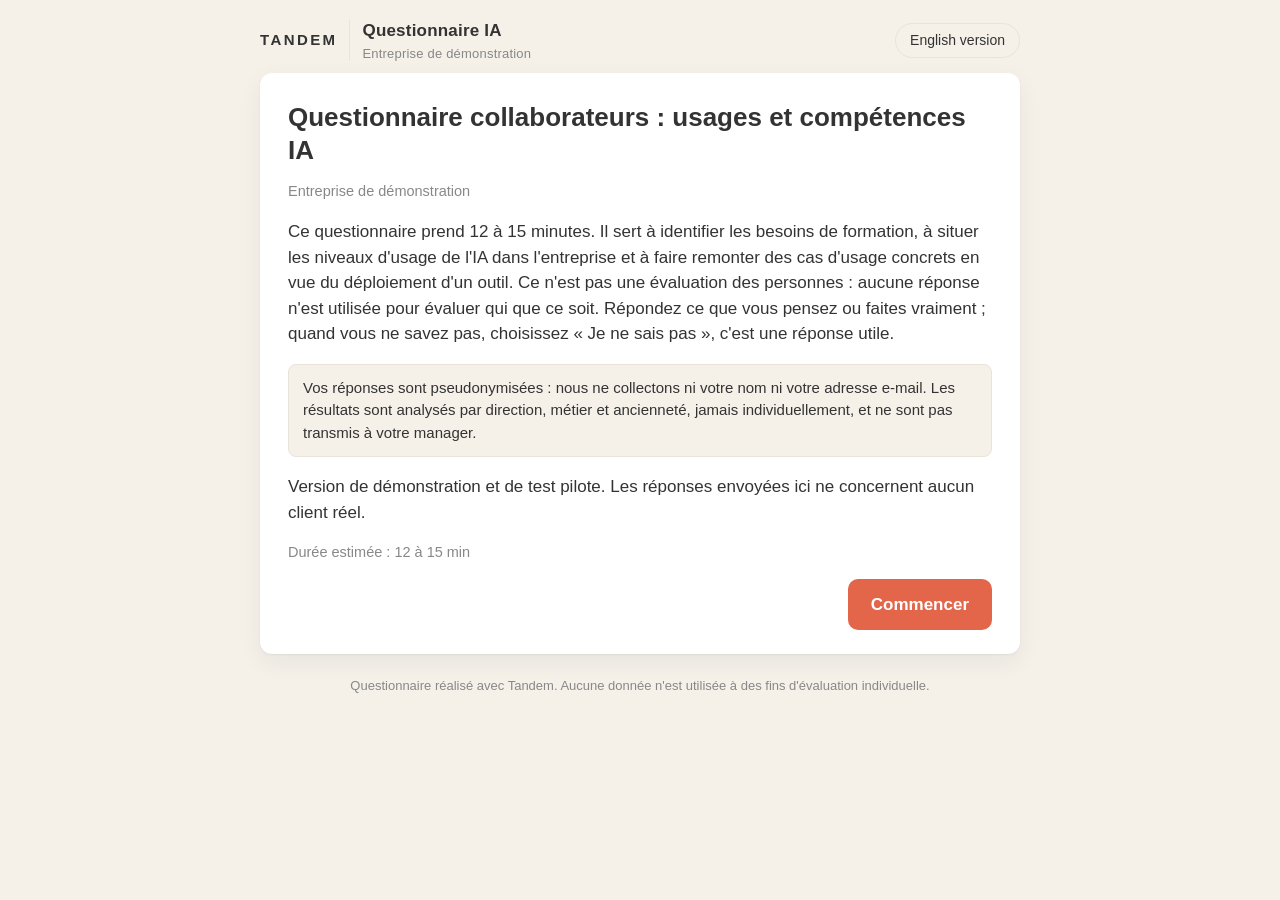
<file: index.html>
<!doctype html>
<html lang="fr">
<head>
  <meta charset="utf-8">
  <meta name="viewport" content="width=device-width, initial-scale=1">
  <meta name="robots" content="noindex, nofollow">
  <title>Questionnaire : usages et compétences IA</title>
  <link rel="stylesheet" href="assets/style.css">
</head>
<body>
  <header class="topbar">
    <div class="brand-lockup">
      <span class="brandmark">Tandem</span>
      <span class="sep"></span>
      <div class="brand" id="brand">Questionnaire IA<small id="brand-sub"></small></div>
    </div>
    <button type="button" class="lang-toggle" id="lang-toggle" hidden></button>
  </header>

  <div class="progress" id="progress" hidden>
    <div class="progress-bar"><span id="progress-fill"></span></div>
    <div class="progress-label"><span id="progress-step"></span><span id="progress-block"></span></div>
  </div>

  <main>
    <div class="card" id="app" aria-live="polite">
      <p class="meta" id="loading">Chargement…</p>
    </div>
  </main>

  <p class="footer">Questionnaire réalisé avec <span id="footer-brand">Tandem</span>. Aucune donnée n'est utilisée à des fins d'évaluation individuelle.</p>

  <script src="assets/app.js"></script>
</body>
</html>
</file>
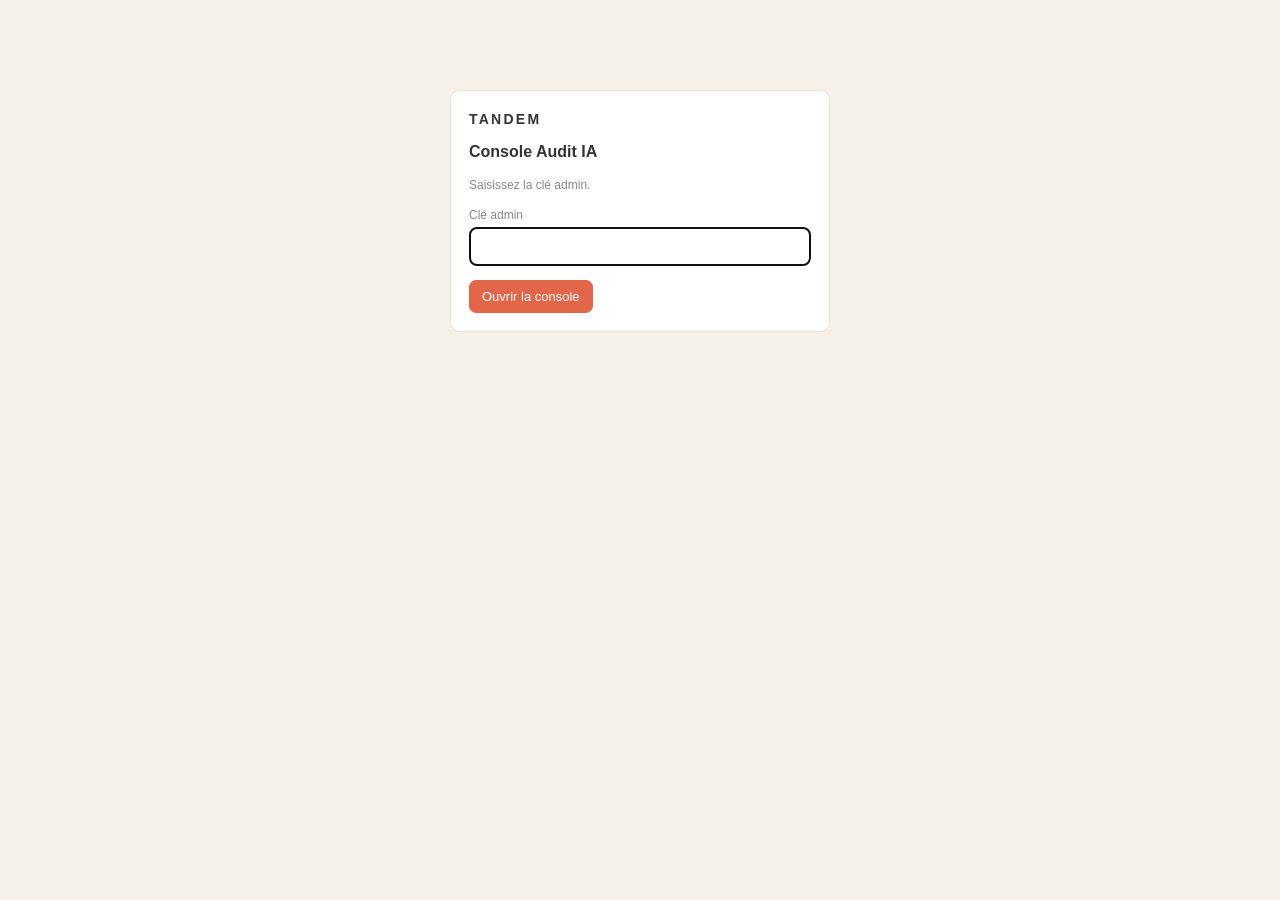
<file: admin.html>
<!doctype html>
<html lang="fr">
<head>
<meta charset="utf-8">
<meta name="viewport" content="width=device-width, initial-scale=1">
<meta name="robots" content="noindex,nofollow">
<title>Console Audit IA — Tandem</title>
<style>
  :root { --navy:#333333; --ink:#333333; --muted:#888888; --line:#e8e4dc; --bg:#f5f1e9; --card:#fff; --ok:#1f7a4d; --warn:#9a6a00; --err:#9c0006; --accent:#e3654a; }
  * { box-sizing:border-box; }
  body { margin:0; font:14px/1.5 -apple-system,Segoe UI,Roboto,Arial,sans-serif; color:var(--ink); background:var(--bg); }
  header.top { background:var(--navy); color:#fff; padding:14px 20px; display:flex; align-items:center; justify-content:space-between; flex-wrap:wrap; gap:8px; }
  header.top h1 { font-size:17px; margin:0; }
  header.top .who { font-size:12px; opacity:.85; }
  .brand-lockup { display:flex; align-items:center; gap:12px; }
  .brandmark { font-weight:800; letter-spacing:.16em; text-transform:uppercase; font-size:14px; }
  header.top .brandmark { color:#fff; }
  .login .brandmark { display:inline-block; color:var(--navy); margin-bottom:10px; }
  main { max-width:1180px; margin:0 auto; padding:20px; }
  .card { background:var(--card); border:1px solid var(--line); border-radius:10px; padding:18px; margin-bottom:16px; }
  h2 { font-size:16px; color:var(--navy); margin:0 0 12px; }
  h3 { font-size:14px; color:var(--navy); margin:16px 0 8px; }
  table { width:100%; border-collapse:collapse; }
  th,td { text-align:left; padding:9px 10px; border-bottom:1px solid var(--line); vertical-align:top; }
  th { font-size:12px; text-transform:uppercase; letter-spacing:.03em; color:var(--muted); }
  .btn { display:inline-block; border:1px solid var(--accent); background:var(--accent); color:#fff; border-radius:7px; padding:8px 12px; font-size:13px; cursor:pointer; text-decoration:none; }
  .btn.ghost { background:#fff; color:var(--navy); }
  .btn.sm { padding:5px 9px; font-size:12px; }
  .btn:disabled { opacity:.5; cursor:default; }
  .badge { display:inline-block; padding:2px 9px; border-radius:20px; font-size:12px; font-weight:600; }
  .b-en_ligne { background:#e3f3ea; color:var(--ok); }
  .b-brouillon { background:#f0eee8; color:var(--muted); }
  .b-cloturee { background:#fdecea; color:var(--err); }
  .b-archivee { background:#f0efe6; color:var(--warn); }
  label { display:block; font-size:12px; color:var(--muted); margin:10px 0 3px; }
  input[type=text],input[type=email],input[type=number],textarea,select { width:100%; border:1px solid var(--line); border-radius:7px; padding:8px 9px; font:inherit; color:var(--ink); background:#fff; }
  textarea { min-height:72px; resize:vertical; }
  .row { display:flex; gap:14px; flex-wrap:wrap; }
  .row > div { flex:1; min-width:180px; }
  .tools { display:flex; flex-wrap:wrap; gap:6px 14px; margin-top:4px; }
  .tools label { display:flex; align-items:center; gap:5px; margin:0; font-size:13px; color:var(--ink); }
  .tools input { width:auto; }
  .muted { color:var(--muted); font-size:12px; }
  .links a { display:block; word-break:break-all; margin:2px 0; color:var(--accent); font-size:12.5px; }
  .keyval { font-family:ui-monospace,Menlo,Consolas,monospace; background:#f3efe7; padding:2px 6px; border-radius:5px; font-size:12.5px; }
  .toast { position:fixed; bottom:18px; left:50%; transform:translateX(-50%); background:var(--ink); color:#fff; padding:10px 16px; border-radius:8px; font-size:13px; opacity:0; transition:opacity .2s; pointer-events:none; }
  .toast.show { opacity:1; }
  .login { max-width:380px; margin:10vh auto; }
  .empty { color:var(--muted); padding:16px 0; }
  .flex { display:flex; align-items:center; justify-content:space-between; gap:10px; flex-wrap:wrap; }
  hr { border:none; border-top:1px solid var(--line); margin:16px 0; }
  .mt0 { margin-top:0; }
  .baro { display:inline-block; width:70px; height:7px; border-radius:4px; background:#ece7de; overflow:hidden; vertical-align:middle; margin-right:6px; }
  .barf { height:100%; border-radius:4px; }
  .kpis { display:flex; gap:22px; flex-wrap:wrap; }
  .kpi .n { font-size:22px; font-weight:700; color:var(--navy); }
  .kpi .l { font-size:12px; color:var(--muted); }
</style>
</head>
<body>
<div id="app"></div>
<div class="toast" id="toast"></div>
<script>
(function () {
  'use strict';
  var API = 'https://n8n.wearetandem.ai/webhook/audit-ia/admin/api';
  var PAGES = 'https://wearetandem-ai.github.io/questionnaire-audit-ia/';
  var TOOLS = [
    { id: 'chatgpt', label: 'ChatGPT' }, { id: 'claude', label: 'Claude' }, { id: 'gemini', label: 'Gemini' },
    { id: 'mistral', label: 'Mistral / Le Chat' }, { id: 'dust', label: 'Dust' }, { id: 'copilot_m365', label: 'Copilot (M365)' },
    { id: 'copilot_code', label: 'GitHub Copilot' }, { id: 'perplexity', label: 'Perplexity' }, { id: 'notion_ai', label: 'Notion AI' },
    { id: 'metier', label: 'IA outil métier' }
  ];
  var $app = document.getElementById('app'), $toast = document.getElementById('toast');
  var key = '';
  try { key = sessionStorage.getItem('audit-ia-admin') || ''; } catch (e) {}
  var state = { clients: [], editing: null, missionsFor: null };

  function esc(s) { return String(s == null ? '' : s).replace(/[&<>"]/g, function (c) { return { '&': '&amp;', '<': '&lt;', '>': '&gt;', '"': '&quot;' }[c]; }); }
  function toast(m) { $toast.textContent = m; $toast.classList.add('show'); setTimeout(function () { $toast.classList.remove('show'); }, 2200); }
  function copy(t) { try { navigator.clipboard.writeText(t); toast('Copié'); } catch (e) { toast('Copie impossible'); } }
  window.__copy = copy;

  // ---- suivi du taux de complétion ----
  function pct(x, n) { return n ? Math.round(x / n * 100) : 0; }
  function taux(count, eff) { return eff > 0 ? Math.round((count || 0) / eff * 100) : null; }
  function tauxBar(count, eff) {
    var p = taux(count, eff);
    if (p == null) return '<span class="muted">— pas d\'effectif</span>';
    var col = p >= 60 ? 'var(--ok)' : p >= 30 ? 'var(--warn)' : 'var(--err)';
    return '<span class="baro"><span class="barf" style="width:' + Math.min(100, p) + '%;background:' + col + '"></span></span><span class="muted">' + p + '%</span>';
  }

  function api(action, payload) {
    return fetch(API + '/' + action, {
      method: 'POST', headers: { 'Content-Type': 'application/json' },
      body: JSON.stringify(Object.assign({ key: key }, payload || {}))
    }).then(function (r) {
      if (r.status === 403) throw new Error('403');
      if (!r.ok) throw new Error('HTTP ' + r.status);
      return r.json();
    });
  }

  // ---------------------------------------------------------------- login
  function renderLogin(msg) {
    $app.innerHTML =
      '<div class="login card"><span class="brandmark">Tandem</span><h2 class="mt0">Console Audit IA</h2>' +
      (msg ? '<p class="muted" style="color:var(--err)">' + esc(msg) + '</p>' : '<p class="muted">Saisissez la clé admin.</p>') +
      '<label>Clé admin</label><input id="k" type="text" autocomplete="off">' +
      '<div style="margin-top:14px"><button class="btn" id="go">Ouvrir la console</button></div></div>';
    document.getElementById('k').focus();
    document.getElementById('go').onclick = function () {
      key = document.getElementById('k').value.trim();
      if (!key) return;
      try { sessionStorage.setItem('audit-ia-admin', key); } catch (e) {}
      load();
    };
    document.getElementById('k').addEventListener('keydown', function (e) { if (e.key === 'Enter') document.getElementById('go').click(); });
  }

  function load() {
    $app.innerHTML = '<main><div class="card"><p class="empty">Chargement…</p></div></main>';
    api('list').then(function (res) {
      state.clients = (res && res.clients) || [];
      state.me = (res && res.me) || { name: '', role: 'consultant' };
      renderMain();
    }).catch(function (e) {
      if (String(e.message) === '403') { try { sessionStorage.removeItem('audit-ia-admin'); } catch (x) {} key = ''; return renderLogin('Clé admin refusée.'); }
      $app.innerHTML = '<main><div class="card"><p class="empty">Erreur de chargement (' + esc(e.message) + '). <button class="btn sm" onclick="location.reload()">Réessayer</button></p></div></main>';
    });
  }

  // ---------------------------------------------------------------- main list
  function statutBadge(s) { return '<span class="badge b-' + esc(s || 'brouillon') + '">' + esc(s || 'brouillon') + '</span>'; }

  function activeMission(c) {
    var ms = c.missions || [];
    var en = ms.filter(function (m) { return m.statut === 'en_ligne'; }).sort(function (a, b) { return String(b.date_ouverture).localeCompare(String(a.date_ouverture)); });
    return en[0] || ms.slice().sort(function (a, b) { return String(b.created_at).localeCompare(String(a.created_at)); })[0] || null;
  }

  function renderMain() {
    var me = state.me || { role: 'consultant' };
    var isAdmin = me.role === 'admin';
    var h = '<header class="top"><div class="brand-lockup"><span class="brandmark">Tandem</span><h1>Console Audit IA</h1></div><div class="flex" style="gap:12px"><span class="who">' + (me.name ? esc(me.name) + ' · ' : '') + esc(me.role || 'consultant') + ' · ' + state.clients.length + ' client(s)</span>' +
      '<button class="btn ghost sm" id="tandem">Vue Tandem</button>' +
      (isAdmin ? '<button class="btn ghost sm" id="users">Utilisateurs</button>' : '') +
      '<button class="btn ghost sm" id="logout">Se déconnecter</button></div></header><main>';
    // bandeau global Tandem : cumul sur les campagnes en ligne de tous les clients
    var gResp = 0, gInv = 0, gOpen = 0;
    state.clients.forEach(function (c) {
      if (c.archived) return;
      (c.missions || []).forEach(function (m) {
        if (m.statut !== 'en_ligne') return;
        gOpen++; gResp += (m.count || 0); gInv += (m.effectif_invite || 0);
      });
    });
    var gTaux = taux(gResp, gInv);
    h += '<div class="card"><div class="kpis">' +
      '<div class="kpi"><div class="n">' + gOpen + '</div><div class="l">campagne(s) en ligne</div></div>' +
      '<div class="kpi"><div class="n">' + gResp + '</div><div class="l">réponses collectées</div></div>' +
      '<div class="kpi"><div class="n">' + (gInv || '—') + '</div><div class="l">collaborateurs invités</div></div>' +
      '<div class="kpi"><div class="n">' + (gTaux == null ? '—' : gTaux + '%') + '</div><div class="l">taux de complétion global</div></div>' +
      '</div></div>';
    h += '<div class="card"><div class="flex"><h2 class="mt0">Clients</h2><button class="btn" id="new">+ Nouveau client</button></div>';
    if (!state.clients.length) {
      h += '<p class="empty">Aucun client. Créez le premier avec « Nouveau client ».</p>';
    } else {
      h += '<table><thead><tr><th>Entreprise</th><th>Code</th><th>Campagne active</th><th>Réponses</th><th>Taux</th><th>Actions</th></tr></thead><tbody>';
      state.clients.forEach(function (c, i) {
        var m = activeMission(c);
        var count = m ? (m.count || 0) : (c.missions || []).reduce(function (n, x) { return n + (x.count || 0); }, 0);
        h += '<tr>' +
          '<td><strong>' + esc(c.entreprise || '') + '</strong>' + (c.archived ? ' <span class="badge b-archivee">archivé</span>' : '') + '</td>' +
          '<td><span class="keyval">' + esc(c.slug) + '</span></td>' +
          '<td>' + (m ? esc(m.libelle || 'Campagne') + ' ' + statutBadge(m.statut) : '<span class="muted">aucune</span>') + '</td>' +
          '<td><strong>' + count + '</strong>' + (m && m.effectif_invite ? ' <span class="muted">/ ' + m.effectif_invite + '</span>' : '') + '</td>' +
          '<td>' + (m ? tauxBar(count, m.effectif_invite) : '<span class="muted">—</span>') + '</td>' +
          '<td><button class="btn ghost sm" data-edit="' + i + '">Éditer</button> ' +
          '<button class="btn ghost sm" data-miss="' + i + '">Campagnes</button> ' +
          '<button class="btn ghost sm" data-links="' + i + '">Liens</button></td></tr>';
      });
      h += '</tbody></table>';
    }
    h += '</div></main>';
    $app.innerHTML = h;
    document.getElementById('logout').onclick = function () { try { sessionStorage.removeItem('audit-ia-admin'); } catch (e) {} key = ''; renderLogin(); };
    document.getElementById('tandem').onclick = openStats;
    var ub = document.getElementById('users'); if (ub) ub.onclick = openUsers;
    document.getElementById('new').onclick = function () { state.editing = { _new: true, langues_disponibles: ['fr', 'en'], langue: 'fr', nominatif: false, directions: [], outils_supplementaires: [], outils_fournis: [], intro_complement: { fr: '', en: '' } }; renderClientForm(); };
    $app.querySelectorAll('[data-edit]').forEach(function (b) { b.onclick = function () { state.editing = JSON.parse(JSON.stringify(state.clients[+b.getAttribute('data-edit')])); renderClientForm(); }; });
    $app.querySelectorAll('[data-miss]').forEach(function (b) { b.onclick = function () { state.missionsFor = state.clients[+b.getAttribute('data-miss')].slug; renderMissions(); }; });
    $app.querySelectorAll('[data-links]').forEach(function (b) { b.onclick = function () { renderLinks(state.clients[+b.getAttribute('data-links')]); }; });
  }

  // ---------------------------------------------------------------- client form
  function renderClientForm() {
    var c = state.editing;
    var toolsBoxes = TOOLS.map(function (t) {
      var on = (c.outils_fournis || []).indexOf(t.id) >= 0;
      return '<label><input type="checkbox" data-tool="' + t.id + '"' + (on ? ' checked' : '') + '> ' + esc(t.label) + '</label>';
    }).join('');
    var h = '<header class="top"><h1>' + (c._new ? 'Nouveau client' : 'Éditer ' + esc(c.entreprise || c.slug)) + '</h1><button class="btn ghost sm" id="back">← Retour</button></header><main><div class="card">';
    h += '<div class="row"><div><label>Nom de l\'entreprise</label><input type="text" id="entreprise" value="' + esc(c.entreprise || '') + '"></div>' +
      '<div><label>Code (slug) ' + (c._new ? '<span class="muted">— laissez vide pour auto</span>' : '<span class="muted">— non modifiable</span>') + '</label><input type="text" id="slug" value="' + esc(c.slug || '') + '"' + (c._new ? '' : ' readonly') + '></div></div>';
    h += '<div class="row"><div><label>Langue par défaut</label><select id="langue"><option value="fr"' + (c.langue === 'fr' ? ' selected' : '') + '>Français</option><option value="en"' + (c.langue === 'en' ? ' selected' : '') + '>Anglais</option></select></div>' +
      '<div><label>Langues disponibles</label><select id="langs"><option value="fr,en"' + ((c.langues_disponibles || []).join(',') === 'fr,en' ? ' selected' : '') + '>FR + EN</option><option value="fr"' + ((c.langues_disponibles || []).join(',') === 'fr' ? ' selected' : '') + '>FR seulement</option><option value="en"' + ((c.langues_disponibles || []).join(',') === 'en' ? ' selected' : '') + '>EN seulement</option></select></div>' +
      '<div><label>Nominatif</label><select id="nominatif"><option value="0"' + (!c.nominatif ? ' selected' : '') + '>Non (pseudonymisé)</option><option value="1"' + (c.nominatif ? ' selected' : '') + '>Oui (nom + e-mail)</option></select></div></div>';
    h += '<label>Directions / services <span class="muted">— une par ligne, 6 à 12</span></label><textarea id="directions">' + esc((c.directions || []).join('\n')) + '</textarea>';
    h += '<label>Outils fournis par la DSI <span class="muted">— pour le repérage du shadow AI</span></label><div class="tools">' + toolsBoxes + '</div>';
    h += '<div class="row"><div><label>Contact (e-mail affiché en fin de questionnaire)</label><input type="email" id="contact" value="' + esc(c.contact || '') + '"></div>' +
      '<div><label>Secteur <span class="muted">(optionnel)</span></label><input type="text" id="secteur" value="' + esc(c.secteur || '') + '"></div>' +
      '<div><label>Tranche d\'effectif <span class="muted">(optionnel)</span></label><input type="text" id="tranche" value="' + esc(c.tranche_effectif || '') + '"></div></div>';
    h += '<label>Message d\'accueil FR <span class="muted">(optionnel)</span></label><textarea id="intro_fr">' + esc((c.intro_complement || {}).fr || '') + '</textarea>';
    h += '<label>Message d\'accueil EN <span class="muted">(optionnel)</span></label><textarea id="intro_en">' + esc((c.intro_complement || {}).en || '') + '</textarea>';
    if (c._new) {
      h += '<hr><h3 class="mt0">Première campagne</h3><div class="row"><div><label>Libellé</label><input type="text" id="m_lib" value="Audit initial"></div>' +
        '<div><label>Effectif invité</label><input type="number" id="m_eff" value="0" min="0"></div>' +
        '<div><label>Statut</label><select id="m_stat"><option value="brouillon">Brouillon</option><option value="en_ligne" selected>En ligne</option></select></div></div>';
    } else {
      h += '<hr><div class="flex"><label style="margin:0">Archiver ce client</label><select id="archived" style="width:auto"><option value="0"' + (!c.archived ? ' selected' : '') + '>Actif</option><option value="1"' + (c.archived ? ' selected' : '') + '>Archivé</option></select></div>';
      if (c.client_key) h += '<p class="muted" style="margin-top:12px">Clé dashboard : <span class="keyval">' + esc(c.client_key) + '</span> <button class="btn ghost sm" onclick="window.__copy(\'' + esc(c.client_key) + '\')">Copier</button> <button class="btn ghost sm" id="regen">Régénérer</button></p>';
    }
    h += '<div style="margin-top:18px"><button class="btn" id="save">Enregistrer</button> <button class="btn ghost" id="cancel">Annuler</button></div>';
    h += '</div></main>';
    $app.innerHTML = h;
    document.getElementById('back').onclick = renderMain;
    document.getElementById('cancel').onclick = renderMain;
    var regen = false;
    var rb = document.getElementById('regen'); if (rb) rb.onclick = function () { regen = true; toast('Nouvelle clé à l\'enregistrement'); };
    document.getElementById('save').onclick = function () {
      var dirs = document.getElementById('directions').value.split('\n').map(function (s) { return s.trim(); }).filter(Boolean);
      var fournis = []; $app.querySelectorAll('[data-tool]').forEach(function (cb) { if (cb.checked) fournis.push(cb.getAttribute('data-tool')); });
      var client = {
        slug: document.getElementById('slug').value.trim(),
        entreprise: document.getElementById('entreprise').value.trim(),
        langue: document.getElementById('langue').value,
        langues_disponibles: document.getElementById('langs').value.split(','),
        nominatif: document.getElementById('nominatif').value === '1',
        directions: dirs,
        outils_supplementaires: c.outils_supplementaires || [],
        outils_fournis: fournis,
        intro_complement: { fr: document.getElementById('intro_fr').value.trim(), en: document.getElementById('intro_en').value.trim() },
        contact: document.getElementById('contact').value.trim(),
        secteur: document.getElementById('secteur').value.trim(),
        tranche_effectif: document.getElementById('tranche').value.trim(),
        archived: document.getElementById('archived') ? document.getElementById('archived').value === '1' : false,
        client_key: c.client_key || '',
        created_at: c.created_at || '',
        _regen: regen
      };
      if (!client.entreprise) { toast('Le nom de l\'entreprise est requis'); return; }
      this.disabled = true; var self = this;
      api('save-client', { client: client }).then(function (res) {
        var slug = res.client.slug;
        if (c._new) {
          return api('save-mission', { mission: { client_slug: slug, libelle: document.getElementById('m_lib').value.trim() || 'Audit initial', effectif_invite: +document.getElementById('m_eff').value || 0, statut: document.getElementById('m_stat').value } });
        }
      }).then(function () { toast('Enregistré'); load(); }).catch(function (e) { self.disabled = false; toast('Erreur : ' + e.message); });
    };
  }

  // ---------------------------------------------------------------- missions
  function renderMissions() {
    var c = state.clients.filter(function (x) { return x.slug === state.missionsFor; })[0];
    if (!c) return renderMain();
    var ms = (c.missions || []).slice().sort(function (a, b) { return String(b.created_at).localeCompare(String(a.created_at)); });
    var h = '<header class="top"><h1>Campagnes — ' + esc(c.entreprise || c.slug) + '</h1><button class="btn ghost sm" id="back">← Retour</button></header><main><div class="card">';
    h += '<div class="flex"><h2 class="mt0">Campagnes</h2></div>';
    if (!ms.length) h += '<p class="empty">Aucune campagne.</p>';
    else {
      h += '<table><thead><tr><th>Libellé</th><th>Statut</th><th>Réponses</th><th>Effectif</th><th>Taux</th><th>Actions</th></tr></thead><tbody>';
      ms.forEach(function (m) {
        h += '<tr><td>' + esc(m.libelle || '') + '<br><span class="muted keyval">' + esc(m.mission_id) + '</span></td>' +
          '<td><select data-stat="' + esc(m.mission_id) + '">' +
          ['brouillon', 'en_ligne', 'cloturee', 'archivee'].map(function (s) { return '<option value="' + s + '"' + (m.statut === s ? ' selected' : '') + '>' + s + '</option>'; }).join('') + '</select></td>' +
          '<td><strong>' + (m.count || 0) + '</strong></td>' +
          '<td><input type="number" data-eff="' + esc(m.mission_id) + '" value="' + (m.effectif_invite || 0) + '" style="width:80px"></td>' +
          '<td>' + tauxBar(m.count, m.effectif_invite) + '</td>' +
          '<td><button class="btn ghost sm" data-savem="' + esc(m.mission_id) + '">Enregistrer</button></td></tr>';
      });
      h += '</tbody></table>';
    }
    h += '<hr><h3 class="mt0">Nouvelle campagne</h3><div class="row"><div><label>Libellé</label><input type="text" id="nm_lib" placeholder="Ré-audit 6 mois"></div>' +
      '<div><label>Effectif invité</label><input type="number" id="nm_eff" value="0" min="0"></div>' +
      '<div><label>Statut</label><select id="nm_stat"><option value="brouillon">Brouillon</option><option value="en_ligne">En ligne</option></select></div>' +
      '<div style="display:flex;align-items:flex-end"><button class="btn" id="nm_add">Créer</button></div></div>';
    h += '</div></main>';
    $app.innerHTML = h;
    document.getElementById('back').onclick = renderMain;
    $app.querySelectorAll('[data-savem]').forEach(function (b) {
      b.onclick = function () {
        var mid = b.getAttribute('data-savem');
        var statut = $app.querySelector('[data-stat="' + mid + '"]').value;
        var eff = +$app.querySelector('[data-eff="' + mid + '"]').value || 0;
        var m0 = ms.filter(function (x) { return x.mission_id === mid; })[0];
        b.disabled = true;
        api('save-mission', { mission: { mission_id: mid, client_slug: c.slug, libelle: m0.libelle, effectif_invite: eff, statut: statut, date_ouverture: m0.date_ouverture || '', date_cloture: (statut === 'cloturee' && !m0.date_cloture) ? new Date().toISOString() : (m0.date_cloture || ''), created_at: m0.created_at || '' } })
          .then(function () { toast('Campagne mise à jour'); load(); }).catch(function (e) { b.disabled = false; toast('Erreur : ' + e.message); });
      };
    });
    document.getElementById('nm_add').onclick = function () {
      var lib = document.getElementById('nm_lib').value.trim(); if (!lib) { toast('Libellé requis'); return; }
      this.disabled = true; var self = this;
      api('save-mission', { mission: { client_slug: c.slug, libelle: lib, effectif_invite: +document.getElementById('nm_eff').value || 0, statut: document.getElementById('nm_stat').value } })
        .then(function () { toast('Campagne créée'); load(); }).catch(function (e) { self.disabled = false; toast('Erreur : ' + e.message); });
    };
  }

  // ---------------------------------------------------------------- links
  function renderLinks(c) {
    var m = activeMission(c);
    var mid = m ? m.mission_id : '';
    var formU = PAGES + '?c=' + encodeURIComponent(c.slug) + (mid ? '&m=' + encodeURIComponent(mid) : '');
    var dashU = PAGES + 'dashboard.html?c=' + encodeURIComponent(c.slug) + (mid ? '&m=' + encodeURIComponent(mid) : '') + '&key=' + encodeURIComponent(c.client_key || '');
    var restU = PAGES + 'restitution.html?c=' + encodeURIComponent(c.slug) + (mid ? '&m=' + encodeURIComponent(mid) : '') + '&key=' + encodeURIComponent(c.client_key || '');
    var expU = 'https://n8n.wearetandem.ai/webhook/audit-ia/export?c=' + encodeURIComponent(c.slug) + (mid ? '&m=' + encodeURIComponent(mid) : '') + '&key=' + encodeURIComponent(c.client_key || '');
    var mail = 'Objet : 15 minutes pour préparer notre plan IA\n\nBonjour à toutes et à tous,\n\nNous démarrons un état des lieux de nos usages de l\'intelligence artificielle, accompagnés par le cabinet Tandem. Première étape : un questionnaire de 12 à 15 minutes, ouvert à tout le monde, à remplir d\'ici le [DATE].\n\nIl n\'y a ni bonne ni mauvaise réponse et ce n\'est pas une évaluation. Les réponses sont ' + (c.nominatif ? 'nominatives (réservées aux RH)' : 'anonymes') + '.\n\nLien : ' + formU + '\n\nMerci de votre participation.';
    var mCount = m ? (m.count || 0) : 0, mEff = m ? (m.effectif_invite || 0) : 0, mTaux = taux(mCount, mEff);
    var relance = 'Objet : Rappel — questionnaire IA (quelques minutes)\n\nBonjour à toutes et à tous,\n\n' + (mTaux != null ? 'Merci aux ' + mCount + ' personnes qui ont déjà répondu (' + mTaux + ' % des invités). ' : 'Merci à celles et ceux qui ont déjà répondu. ') + 'Si ce n\'est pas encore fait, il reste quelques jours pour compléter le questionnaire, d\'ici le [DATE]. Il prend 12 à 15 minutes et vos réponses sont ' + (c.nominatif ? 'nominatives (réservées aux RH)' : 'anonymes') + '.\n\nLien : ' + formU + '\n\nMerci beaucoup pour votre participation.';
    var h = '<header class="top"><h1>Liens — ' + esc(c.entreprise || c.slug) + '</h1><button class="btn ghost sm" id="back">← Retour</button></header><main><div class="card">';
    h += '<h2 class="mt0">Campagne : ' + (m ? esc(m.libelle) + ' ' + statutBadge(m.statut) : '<span class="muted">aucune</span>') + '</h2>';
    function line(lab, u) { return '<h3>' + lab + '</h3><div class="links"><a href="' + esc(u) + '" target="_blank" rel="noopener">' + esc(u) + '</a></div><button class="btn ghost sm" onclick="window.__copy(\'' + esc(u).replace(/'/g, "\\'") + '\')">Copier</button>'; }
    h += line('Questionnaire (à diffuser aux collaborateurs)', formU);
    h += line('Tableau de bord (sponsor — contient la clé)', dashU);
    h += line('Restitution imprimable / PDF (client)', restU);
    h += line('Export CSV', expU);
    h += '<h3>Clé dashboard</h3><p><span class="keyval">' + esc(c.client_key || '—') + '</span> <button class="btn ghost sm" onclick="window.__copy(\'' + esc(c.client_key || '') + '\')">Copier</button></p>';
    h += '<h3>QR code du questionnaire</h3><div id="qr" style="padding:8px 0"></div>';
    h += '<h3>Suivi de la campagne</h3><p>' + (m ? '<strong>' + mCount + '</strong>' + (mEff ? ' / ' + mEff + ' invités &nbsp; ' + tauxBar(mCount, mEff) : ' réponses <span class="muted">(effectif non renseigné)</span>') : '<span class="muted">aucune campagne active</span>') + '</p>';
    h += '<h3>Modèle de mail d\'envoi</h3><textarea id="mail" style="min-height:220px">' + esc(mail) + '</textarea><div style="margin-top:6px"><button class="btn ghost sm" onclick="window.__copy(document.getElementById(\'mail\').value)">Copier le mail</button></div>';
    h += '<h3>Modèle de mail de relance</h3><textarea id="relance" style="min-height:180px">' + esc(relance) + '</textarea><div style="margin-top:6px"><button class="btn ghost sm" onclick="window.__copy(document.getElementById(\'relance\').value)">Copier la relance</button></div>';
    h += '</div></main>';
    $app.innerHTML = h;
    document.getElementById('back').onclick = renderMain;
    var qr = document.createElement('script');
    qr.src = 'https://cdnjs.cloudflare.com/ajax/libs/qrcodejs/1.0.0/qrcode.min.js';
    qr.onload = function () { try { new QRCode(document.getElementById('qr'), { text: formU, width: 150, height: 150 }); } catch (e) {} };
    qr.onerror = function () { document.getElementById('qr').innerHTML = '<span class="muted">QR indisponible (réseau).</span>'; };
    document.body.appendChild(qr);
  }

  // ---------------------------------------------------------------- vue Tandem (multi-clients)
  function openStats() {
    $app.innerHTML = '<main><div class="card"><p class="empty">Calcul des statistiques…</p></div></main>';
    api('stats').then(renderStats).catch(function (e) {
      if (String(e.message) === '403') { try { sessionStorage.removeItem('audit-ia-admin'); } catch (x) {} key = ''; return renderLogin('Clé admin refusée.'); }
      $app.innerHTML = '<main><div class="card"><p class="empty">Erreur (' + esc(e.message) + '). <button class="btn sm" id="retry">Réessayer</button></p></div></main>';
      var r = document.getElementById('retry'); if (r) r.onclick = openStats;
    });
  }

  function group(clients, field) {
    var map = {};
    clients.forEach(function (c) {
      var k = (c[field] || '').trim() || '— non renseigné';
      var g = map[k] || (map[k] = { key: k, nc: 0, n: 0, sumScore: 0, users: 0, shadow: 0, sensible: 0 });
      g.nc++; g.n += c.n; g.sumScore += (c.score_moyen || 0) * c.n; g.users += c.users; g.shadow += c.shadow; g.sensible += c.sensible;
    });
    return Object.keys(map).map(function (k) { return map[k]; }).sort(function (a, b) { return b.n - a.n; });
  }

  function benchTable(title, rows) {
    if (!rows.length) return '';
    var h = '<h3>' + title + '</h3><table><thead><tr><th>' + (title.indexOf('secteur') >= 0 ? 'Secteur' : 'Tranche') + '</th><th>Clients</th><th>Réponses</th><th>Score moyen</th><th>Utilisateurs</th><th>Shadow AI</th><th>Données sensibles</th></tr></thead><tbody>';
    rows.forEach(function (g) {
      h += '<tr><td><strong>' + esc(g.key) + '</strong></td><td>' + g.nc + '</td><td>' + g.n + '</td>' +
        '<td>' + (g.n ? Math.round(g.sumScore / g.n * 10) / 10 : 0) + '</td>' +
        '<td>' + pct(g.users, g.n) + ' %</td><td>' + pct(g.shadow, g.n) + ' %</td><td>' + pct(g.sensible, g.n) + ' %</td></tr>';
    });
    return h + '</tbody></table>';
  }

  function renderStats(res) {
    var g = (res && res.global) || { clients: 0, n: 0, score_moyen: 0, lv: {}, users: 0, shadow: 0, sensible: 0 };
    var cs = (res && res.clients) || [];
    var lv = g.lv || {};
    var h = '<header class="top"><h1>Vue Tandem — tous les clients</h1><button class="btn ghost sm" id="back">← Retour</button></header><main>';
    h += '<div class="card"><div class="kpis">' +
      '<div class="kpi"><div class="n">' + g.clients + '</div><div class="l">clients actifs</div></div>' +
      '<div class="kpi"><div class="n">' + g.n + '</div><div class="l">réponses (campagnes actives)</div></div>' +
      '<div class="kpi"><div class="n">' + g.score_moyen + '</div><div class="l">score compétence moyen /100</div></div>' +
      '<div class="kpi"><div class="n">' + pct(lv['Avancé'] || 0, g.n) + '%</div><div class="l">avancés</div></div>' +
      '<div class="kpi"><div class="n">' + pct(g.users, g.n) + '%</div><div class="l">utilisateurs d\'IA</div></div>' +
      '<div class="kpi"><div class="n">' + pct(g.shadow, g.n) + '%</div><div class="l">shadow AI</div></div>' +
      '<div class="kpi"><div class="n">' + pct(g.sensible, g.n) + '%</div><div class="l">données sensibles</div></div>' +
      '</div><p class="muted" style="margin:10px 0 0">Snapshot de la campagne active de chaque client. Généré ' + esc((res.generated_at || '').slice(0, 16).replace('T', ' à ')) + '.</p></div>';

    h += '<div class="card"><h2 class="mt0">Par client</h2>';
    if (!cs.length) h += '<p class="empty">Aucun client actif.</p>';
    else {
      h += '<table><thead><tr><th>Entreprise</th><th>Secteur</th><th>Tranche</th><th>Campagne</th><th>Réponses</th><th>Taux</th><th>Score /100</th><th>Avancés</th><th>Débutants</th><th>Users</th><th>Shadow AI</th><th>Sensibles</th></tr></thead><tbody>';
      cs.forEach(function (c) {
        var cl = c.lv || {};
        h += '<tr><td><strong>' + esc(c.entreprise || c.slug) + '</strong></td>' +
          '<td>' + (c.secteur ? esc(c.secteur) : '<span class="muted">—</span>') + '</td>' +
          '<td>' + (c.tranche_effectif ? esc(c.tranche_effectif) : '<span class="muted">—</span>') + '</td>' +
          '<td>' + (c.campagne ? esc(c.campagne) : '<span class="muted">—</span>') + '</td>' +
          '<td><strong>' + c.n + '</strong>' + (c.effectif ? ' <span class="muted">/ ' + c.effectif + '</span>' : '') + '</td>' +
          '<td>' + tauxBar(c.n, c.effectif) + '</td>' +
          '<td>' + (c.n ? c.score_moyen : '<span class="muted">—</span>') + '</td>' +
          '<td>' + pct(cl['Avancé'] || 0, c.n) + ' %</td>' +
          '<td>' + pct(cl['Débutant'] || 0, c.n) + ' %</td>' +
          '<td>' + pct(c.users, c.n) + ' %</td>' +
          '<td>' + pct(c.shadow, c.n) + ' %</td>' +
          '<td>' + pct(c.sensible, c.n) + ' %</td></tr>';
      });
      h += '</tbody></table></div>';
    }

    var withData = cs.filter(function (c) { return c.n > 0; });
    var bh = benchTable('Benchmark par secteur', group(withData, 'secteur')) + benchTable('Benchmark par tranche d\'effectif', group(withData, 'tranche_effectif'));
    if (bh) h += '<div class="card"><h2 class="mt0">Benchmarks</h2><p class="muted" style="margin:0 0 12px">Moyennes pondérées par le nombre de réponses. Renseignez secteur et tranche d\'effectif dans la fiche client pour affiner.</p>' + bh + '</div>';

    h += '</main>';
    $app.innerHTML = h;
    document.getElementById('back').onclick = renderMain;
  }

  // ---------------------------------------------------------------- utilisateurs (admin)
  function openUsers() {
    $app.innerHTML = '<main><div class="card"><p class="empty">Chargement des utilisateurs…</p></div></main>';
    api('list-users').then(function (res) { renderUsers((res && res.users) || []); }).catch(function (e) {
      if (String(e.message) === '403') { toast('Réservé aux administrateurs'); return renderMain(); }
      $app.innerHTML = '<main><div class="card"><p class="empty">Erreur (' + esc(e.message) + '). <button class="btn sm" id="retry">Réessayer</button></p></div></main>';
      var r = document.getElementById('retry'); if (r) r.onclick = openUsers;
    });
  }

  function roleBadge(role) { return '<span class="badge ' + (role === 'admin' ? 'b-en_ligne' : 'b-brouillon') + '">' + esc(role || 'consultant') + '</span>'; }

  function renderUsers(users) {
    var h = '<header class="top"><h1>Utilisateurs Tandem</h1><button class="btn ghost sm" id="back">← Retour</button></header><main>';
    h += '<div class="card"><div class="flex"><h2 class="mt0">Consultants et administrateurs</h2><button class="btn" id="new-user">+ Nouvel utilisateur</button></div>';
    h += '<p class="muted">Chaque personne se connecte à cette console avec sa propre clé. Un <strong>admin</strong> gère les utilisateurs et tout le reste ; un <strong>consultant</strong> gère clients et campagnes mais pas les utilisateurs. Désactiver un utilisateur invalide immédiatement sa clé.</p>';
    if (!users.length) h += '<p class="empty">Aucun utilisateur.</p>';
    else {
      h += '<table><thead><tr><th>Nom</th><th>E-mail</th><th>Rôle</th><th>Statut</th><th>Actions</th></tr></thead><tbody>';
      users.forEach(function (u, i) {
        h += '<tr>' +
          '<td><strong>' + esc(u.name || '(sans nom)') + '</strong></td>' +
          '<td>' + (u.email ? esc(u.email) : '<span class="muted">—</span>') + '</td>' +
          '<td>' + roleBadge(u.role) + '</td>' +
          '<td>' + (u.active ? '<span class="badge b-en_ligne">actif</span>' : '<span class="badge b-cloturee">désactivé</span>') + '</td>' +
          '<td><button class="btn ghost sm" data-eu="' + i + '">Éditer</button></td></tr>';
      });
      h += '</tbody></table>';
    }
    h += '</div></main>';
    $app.innerHTML = h;
    document.getElementById('back').onclick = renderMain;
    document.getElementById('new-user').onclick = function () { renderUserForm({ _new: true, role: 'consultant', active: true }); };
    $app.querySelectorAll('[data-eu]').forEach(function (b) { b.onclick = function () { renderUserForm(JSON.parse(JSON.stringify(users[+b.getAttribute('data-eu')]))); }; });
  }

  function renderUserForm(u) {
    var h = '<header class="top"><h1>' + (u._new ? 'Nouvel utilisateur' : 'Éditer ' + esc(u.name || u.user_id)) + '</h1><button class="btn ghost sm" id="back">← Retour</button></header><main><div class="card">';
    h += '<div class="row"><div><label>Nom</label><input type="text" id="u_name" value="' + esc(u.name || '') + '"></div>' +
      '<div><label>E-mail</label><input type="email" id="u_email" value="' + esc(u.email || '') + '"></div></div>';
    h += '<div class="row"><div><label>Rôle</label><select id="u_role"><option value="consultant"' + (u.role !== 'admin' ? ' selected' : '') + '>Consultant (clients + campagnes)</option><option value="admin"' + (u.role === 'admin' ? ' selected' : '') + '>Admin (+ gestion des utilisateurs)</option></select></div>' +
      '<div><label>Statut</label><select id="u_active"><option value="1"' + (u.active !== false ? ' selected' : '') + '>Actif</option><option value="0"' + (u.active === false ? ' selected' : '') + '>Désactivé (clé invalide)</option></select></div></div>';
    if (!u._new && u.user_key) h += '<p class="muted" style="margin-top:12px">Clé d\'accès : <span class="keyval">' + esc(u.user_key) + '</span> <button class="btn ghost sm" onclick="window.__copy(\'' + esc(u.user_key) + '\')">Copier</button> <button class="btn ghost sm" id="u_regen">Régénérer</button></p>';
    var canDelete = !u._new && u.user_id && u.user_id !== 'usr-admin-seed';
    h += '<div class="flex" style="margin-top:18px"><div><button class="btn" id="u_save">Enregistrer</button> <button class="btn ghost" id="u_cancel">Annuler</button></div>' +
      (canDelete ? '<button class="btn ghost sm" id="u_delete" style="color:var(--err);border-color:var(--err)">Supprimer définitivement</button>' : '') + '</div>';
    h += '<div id="u_result"></div></div></main>';
    $app.innerHTML = h;
    document.getElementById('back').onclick = openUsers;
    document.getElementById('u_cancel').onclick = openUsers;
    var db = document.getElementById('u_delete');
    if (db) db.onclick = function () {
      if (!confirm('Supprimer définitivement « ' + (u.name || u.user_id) + ' » ? Sa clé sera invalidée immédiatement. Cette action est irréversible.')) return;
      this.disabled = true; var self = this;
      api('delete-user', { user_id: u.user_id }).then(function () { toast('Utilisateur supprimé'); openUsers(); })
        .catch(function (e) { self.disabled = false; toast(String(e.message) === '403' ? 'Réservé aux administrateurs' : 'Erreur : ' + e.message); });
    };
    var regen = false;
    var rb = document.getElementById('u_regen'); if (rb) rb.onclick = function () { regen = true; toast('Nouvelle clé à l\'enregistrement'); };
    document.getElementById('u_save').onclick = function () {
      var payload = {
        user_id: u.user_id || '', user_key: u.user_key || '', created_at: u.created_at || '',
        name: document.getElementById('u_name').value.trim(),
        email: document.getElementById('u_email').value.trim(),
        role: document.getElementById('u_role').value,
        active: document.getElementById('u_active').value === '1',
        _regen: regen
      };
      if (!payload.name) { toast('Le nom est requis'); return; }
      this.disabled = true; var self = this;
      api('save-user', { user: payload }).then(function (res) {
        var newKey = res && res.user && res.user.user_key;
        if (u._new && newKey) {
          document.getElementById('u_result').innerHTML = '<div class="card" style="margin-top:14px;border-color:var(--ok)"><h3 class="mt0">Utilisateur créé</h3><p>Clé d\'accès à transmettre à la personne (elle ne sera plus affichée en clair ensuite) :</p><p><span class="keyval">' + esc(newKey) + '</span> <button class="btn ghost sm" onclick="window.__copy(\'' + esc(newKey) + '\')">Copier</button></p><button class="btn" id="u_done">Terminer</button></div>';
          document.getElementById('u_done').onclick = openUsers;
        } else { toast('Enregistré'); openUsers(); }
      }).catch(function (e) { self.disabled = false; toast(String(e.message) === '403' ? 'Réservé aux administrateurs' : 'Erreur : ' + e.message); });
    };
  }

  // ---------------------------------------------------------------- boot
  if (key) load(); else renderLogin();
})();
</script>
</body>
</html>
</file>
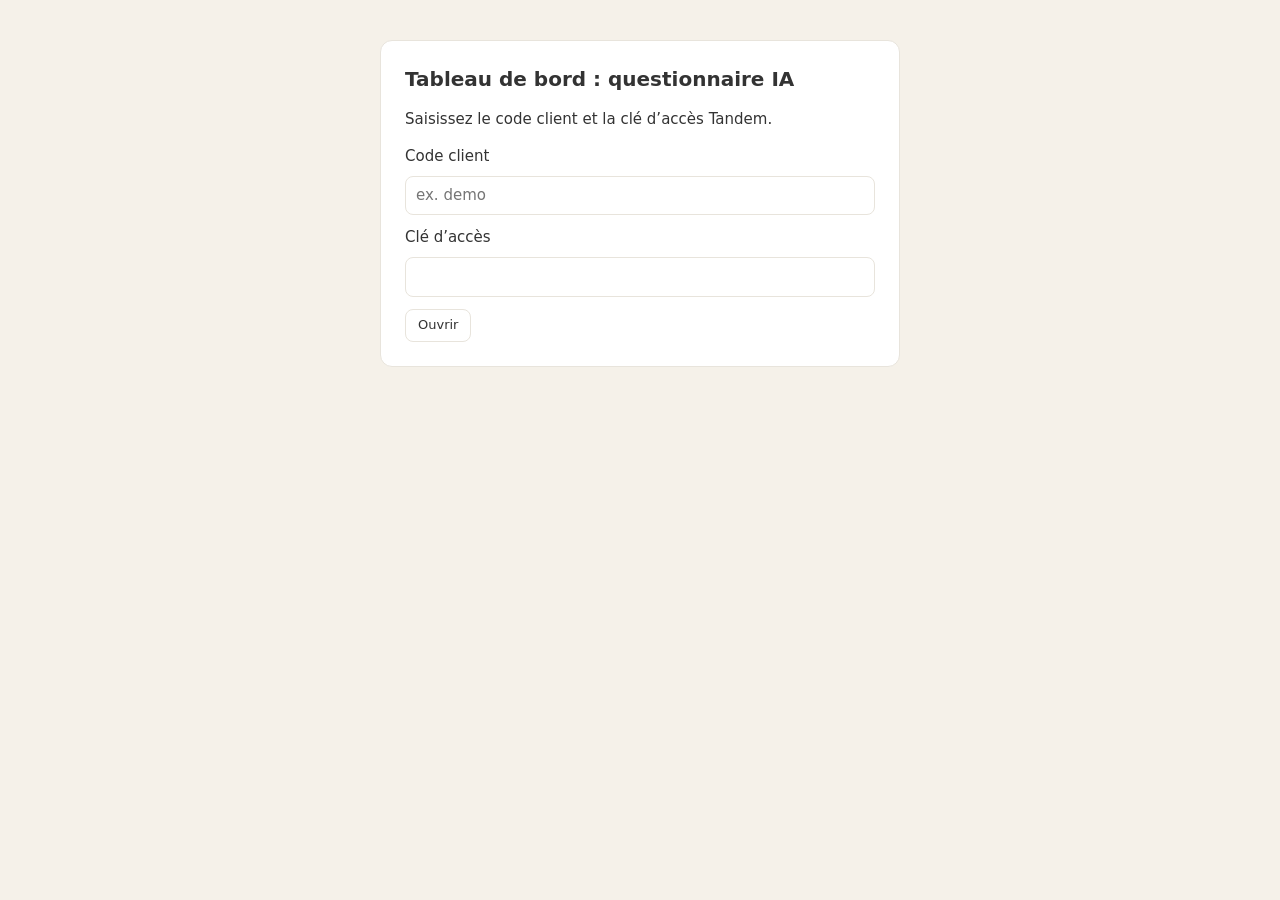
<file: dashboard.html>
<!doctype html>
<html lang="fr">
<head>
<meta charset="utf-8">
<meta name="viewport" content="width=device-width, initial-scale=1">
<meta name="robots" content="noindex, nofollow">
<title>Tableau de bord : questionnaire IA</title>
<style>
:root {
  color-scheme: light;
  --page: #f5f1e9; --surface: #ffffff; --ink: #333333; --ink-2: #5b5852; --muted: #888888;
  --grid: #e8e4dc; --axis: #c3c2b7; --ring: rgba(11,11,11,.10);
  --navy: #333333; --accent: #e3654a;
  --lvl1: #86b6ef; --lvl2: #2a78d6; --lvl3: #104281;           /* Débutant, Intermédiaire, Avancé : bleu séquentiel */
  --bonne: #1baf7a; --nsp: #c3c2b7; --mauvaise: #eb6834;       /* résultats par question */
  --s1: #2a78d6; --s2: #eb6834; --s3: #1baf7a; --s4: #eda100; --s5: #e87ba4; --s6: #008300; --s7: #4a3aa7; --s8: #e34948;
  --good: #0ca30c; --warning: #fab219; --serious: #ec835a; --critical: #d03b3b;
  --focus: #9ec5fe; --radius: 12px;
  --font: system-ui, -apple-system, "Segoe UI", Roboto, Helvetica, Arial, sans-serif;
}
* { box-sizing: border-box; }
body { margin: 0; font-family: var(--font); font-size: 15px; line-height: 1.45; color: var(--ink); background: var(--page); padding-inline: 16px; padding-block: 0 40px; }
a { color: var(--navy); }
.wrap { max-width: 1240px; margin: 0 auto; }
header.top { display: flex; flex-wrap: wrap; align-items: center; justify-content: space-between; gap: 12px; padding: 18px 0 10px; }
header h1 { font-size: 22px; margin: 0; color: var(--navy); }
.brand-lockup { display: flex; align-items: center; gap: 14px; }
.brandmark { font-weight: 800; letter-spacing: .16em; text-transform: uppercase; font-size: 15px; color: var(--navy); white-space: nowrap; }
header .sub { color: var(--ink-2); font-size: 14px; }
.status { display: flex; align-items: center; gap: 10px; font-size: 13px; color: var(--ink-2); flex-wrap: wrap; }
.dot { width: 8px; height: 8px; border-radius: 50%; background: var(--good); display: inline-block; }
.dot.off { background: var(--axis); } .dot.err { background: var(--critical); }
.btn { font: inherit; font-size: 13px; padding: 6px 12px; border-radius: 8px; border: 1px solid var(--grid); background: var(--surface); color: var(--navy); cursor: pointer; text-decoration: none; }
.btn:hover { border-color: var(--navy); }
.btn:focus-visible, select:focus-visible, input:focus-visible, .cell:focus-visible, .chip:focus-visible { outline: 3px solid var(--focus); outline-offset: 1px; }
.filters { display: flex; flex-wrap: wrap; gap: 10px; align-items: end; background: var(--surface); border: 1px solid var(--grid); border-radius: var(--radius); padding: 12px 14px; margin: 8px 0 16px; }
.filters label { font-size: 12px; color: var(--ink-2); display: flex; flex-direction: column; gap: 4px; min-width: 150px; flex: 1 1 150px; }
.filters select { font: inherit; font-size: 14px; padding: 6px 8px; border: 1px solid var(--grid); border-radius: 8px; background: #fff; }
.filters .reset { align-self: end; }
.grid { display: grid; gap: 16px; grid-template-columns: repeat(12, 1fr); }
.card { grid-column: span 12; background: var(--surface); border: 1px solid var(--grid); border-radius: var(--radius); padding: 16px 18px; min-width: 0; }
.card.half { grid-column: span 6; } .card.third { grid-column: span 4; } .card.two-thirds { grid-column: span 8; }
@media (max-width: 900px) { .card.half, .card.third, .card.two-thirds { grid-column: span 12; } }
.card h2 { font-size: 16px; margin: 0 0 4px; color: var(--navy); }
.card .hint { font-size: 13px; color: var(--ink-2); margin: 0 0 12px; }
.kpis { display: grid; grid-template-columns: repeat(auto-fit, minmax(150px, 1fr)); gap: 12px; }
.kpi { background: var(--surface); border: 1px solid var(--grid); border-radius: var(--radius); padding: 12px 14px; }
.kpi .v { font-size: 28px; font-weight: 700; color: var(--ink); line-height: 1.1; }
.kpi .l { font-size: 12.5px; color: var(--ink-2); margin-top: 4px; }
.kpi .d { font-size: 12px; color: var(--muted); }
.legend { display: flex; flex-wrap: wrap; gap: 12px; font-size: 12.5px; color: var(--ink-2); margin: 6px 0 10px; }
.legend span::before { content: ""; display: inline-block; width: 10px; height: 10px; border-radius: 3px; margin-right: 6px; vertical-align: -1px; background: var(--c); }
.rows { display: grid; gap: 8px; }
.row { display: grid; grid-template-columns: minmax(140px, 42%) 1fr 48px; gap: 10px; align-items: center; font-size: 13.5px; }
.row .lab { color: var(--ink); overflow: hidden; display: -webkit-box; -webkit-line-clamp: 2; -webkit-box-orient: vertical; line-height: 1.25; }
.row .lab small { color: var(--muted); }
.row .n { text-align: right; color: var(--ink-2); font-variant-numeric: tabular-nums; font-size: 12.5px; }
.bar { display: flex; height: 18px; border-radius: 4px; overflow: hidden; background: #f0efec; gap: 2px; }
.bar > span { display: block; height: 100%; background: var(--c); position: relative; color: #fff; font-size: 11px; line-height: 18px; text-align: center; overflow: hidden; white-space: nowrap; min-width: 0; }
.bar > span.light { color: var(--ink); }
.bar > span:first-child { border-radius: 4px 0 0 4px; } .bar > span:last-child { border-radius: 0 4px 4px 0; }
.bar.single > span { border-radius: 4px; }
table { border-collapse: collapse; width: 100%; font-size: 13.5px; }
th, td { text-align: left; padding: 7px 8px; border-bottom: 1px solid var(--grid); vertical-align: top; }
th { color: var(--ink-2); font-weight: 600; font-size: 12.5px; }
td.num, th.num { text-align: right; font-variant-numeric: tabular-nums; }
.matrix { border-collapse: separate; border-spacing: 4px; width: 100%; }
.matrix th { font-size: 12.5px; text-align: center; border: 0; }
.matrix th.rowh { text-align: left; }
.matrix td { border: 0; padding: 0; }
.cell { display: block; width: 100%; border: 1px solid var(--grid); border-radius: 8px; padding: 10px 6px; text-align: center; cursor: pointer; background: #fff; font: inherit; }
.cell b { font-size: 20px; display: block; } .cell small { color: var(--ink-2); }
.cell.prio { box-shadow: inset 0 0 0 2px var(--accent); }
.cell.active { outline: 3px solid var(--navy); }
.cell.total { cursor: default; background: transparent; border-style: dashed; }
.tools td:first-child { font-weight: 600; }
.flag { display: inline-block; font-size: 11.5px; padding: 2px 7px; border-radius: 999px; border: 1px solid var(--grid); color: var(--ink-2); }
.flag.shadow { border-color: var(--critical); color: var(--critical); }
.flag.fourni { border-color: var(--good); color: #006300; }
.flag.perso { border-color: var(--serious); color: #9c3b12; }
.chips { display: flex; flex-wrap: wrap; gap: 6px; margin: 4px 0 10px; }
.chip { font: inherit; font-size: 12.5px; padding: 4px 10px; border-radius: 999px; border: 1px solid var(--grid); background: #fff; cursor: pointer; color: var(--ink); }
.chip::before { content: ""; display: inline-block; width: 8px; height: 8px; border-radius: 50%; background: var(--c, var(--axis)); margin-right: 6px; }
.chip.active { border-color: var(--navy); background: #f6efe6; }
.texts { display: grid; gap: 8px; }
.txt { border: 1px solid var(--grid); border-radius: 10px; padding: 10px 12px; background: #fff; }
.txt .meta { display: flex; flex-wrap: wrap; gap: 8px; align-items: center; font-size: 12px; color: var(--ink-2); margin-bottom: 4px; }
.txt .cat::before { content: ""; display: inline-block; width: 8px; height: 8px; border-radius: 50%; background: var(--c); margin-right: 5px; }
.txt .res { font-weight: 600; }
.txt .raw { color: var(--ink-2); font-size: 13.5px; margin-top: 2px; }
.stars { color: var(--accent); letter-spacing: 1px; }
.empty { color: var(--muted); font-style: italic; padding: 8px 0; }
details summary { cursor: pointer; color: var(--navy); font-weight: 600; }
.tablewrap { overflow-x: auto; }
.keybox { max-width: 520px; margin: 40px auto; background: var(--surface); border: 1px solid var(--grid); border-radius: var(--radius); padding: 24px; }
.keybox input { width: 100%; font: inherit; padding: 8px 10px; border: 1px solid var(--grid); border-radius: 8px; margin: 8px 0 12px; }
.notice { background: #fff6ec; border-left: 4px solid var(--accent); border-radius: 8px; padding: 10px 12px; font-size: 13.5px; margin: 0 0 14px; }
.sr-only { position: absolute; width: 1px; height: 1px; overflow: hidden; clip: rect(0 0 0 0); }
#tip { position: fixed; pointer-events: none; background: var(--ink); color: #fff; font-size: 12.5px; padding: 6px 9px; border-radius: 6px; max-width: 320px; display: none; z-index: 10; }
</style>
</head>
<body>
<div class="wrap" id="app"><p class="empty">Chargement…</p></div>
<div id="tip" role="tooltip"></div>
<script>
(function () {
  'use strict';
  var DATA_URL = 'https://n8n.wearetandem.ai/webhook/audit-ia/data';
  var EXPORT_URL = 'https://n8n.wearetandem.ai/webhook/audit-ia/export';
  var CONFIG_URL = 'https://n8n.wearetandem.ai/webhook/audit-ia/config';
  var REFRESH_MS = 30000;
  var params = new URLSearchParams(location.search);
  var slug = (params.get('c') || '').toLowerCase().replace(/[^a-z0-9_-]/g, '');
  var mission = (params.get('m') || '').trim();
  var mq = mission ? '&m=' + encodeURIComponent(mission) : '';
  var key = params.get('key') || '';
  try { if (!key) key = sessionStorage.getItem('audit-ia-key-' + slug) || ''; else sessionStorage.setItem('audit-ia-key-' + slug, key); } catch (e) {}
  var $app = document.getElementById('app'), $tip = document.getElementById('tip');
  var Q = null, CFG = null, DATA = null, timer = null, lastOk = null, lastErr = null;
  var comparing = false;
  var F = { P1: '', P2: '', P3: '', P4: '', niveau: '', usage: '' };
  var TF = { cat: '', q: '' };
  var LEVELS = ['Débutant', 'Intermédiaire', 'Avancé'], USAGES = ['Non-utilisateur', 'Occasionnel', 'Régulier'];
  var LVLC = { 'Débutant': 'var(--lvl1)', 'Intermédiaire': 'var(--lvl2)', 'Avancé': 'var(--lvl3)' };
  var CATC = { 'rédaction': 'var(--s1)', "recherche d'info": 'var(--s2)', 'extraction de données': 'var(--s3)', 'reporting': 'var(--s4)', 'saisie inter-outils': 'var(--s5)', 'relation client': 'var(--s6)', 'autre': 'var(--s7)' };
  var LQ = { L1: 'Tâche répétitive', L2: 'Usage actuel', L3: 'Essai abandonné', L4: 'Information cherchée', L5: 'Première demande à un assistant' };

  function esc(s) { return String(s == null ? '' : s).replace(/[&<>"']/g, function (c) { return { '&': '&amp;', '<': '&lt;', '>': '&gt;', '"': '&quot;', "'": '&#39;' }[c]; }); }
  function pct(a, b) { return b ? Math.round(a / b * 100) : 0; }
  function fmtPct(a, b) { return b ? pct(a, b) + ' %' : '–'; }
  function avg(arr) { var v = arr.filter(function (x) { return typeof x === 'number' && !isNaN(x); }); return v.length ? v.reduce(function (a, b) { return a + b; }, 0) / v.length : null; }
  function median(arr) { var v = arr.filter(function (x) { return typeof x === 'number' && x > 0; }).sort(function (a, b) { return a - b; }); if (!v.length) return null; var m = Math.floor(v.length / 2); return v.length % 2 ? v[m] : (v[m - 1] + v[m]) / 2; }
  function opts(qid) { var q = Q.questions.filter(function (x) { return x.id === qid; })[0]; return q && q.options ? q.options : []; }
  function label(qid, oid) { var o = opts(qid).filter(function (x) { return x.id === oid; })[0]; return o ? o.fr : (oid || '–'); }
  function toolLabel(id) { var t = Q.outils.filter(function (x) { return x.id === id; })[0]; if (t) return t.label; var e = (CFG.outils_supplementaires || []).filter(function (x) { return String(x.id).toLowerCase() === id; })[0]; return e ? e.label : id; }
  function enonce(qid) { var q = Q.questions.filter(function (x) { return x.id === qid; })[0]; return q ? q.fr.enonce : qid; }
  function count(rows, fn) { return rows.filter(fn).length; }

  // ---------------------------------------------------------------- éléments graphiques
  function stacked(segments, total, opt) {
    // segments : [{label, n, c}] ; barre empilée avec libellés directs sélectifs
    opt = opt || {};
    var h = '<div class="bar' + (segments.length === 1 ? ' single' : '') + '" role="img" aria-label="' + esc(segments.map(function (s) { return s.label + ' ' + s.n; }).join(', ')) + '">';
    segments.forEach(function (s) {
      if (!s.n) return;
      var w = total ? s.n / total * 100 : 0;
      var light = s.c === 'var(--nsp)' || s.c === 'var(--lvl1)' || s.c === '#e8e4dc' || s.c === '#f0a19f';
      h += '<span style="width:' + w.toFixed(1) + '%;--c:' + s.c + '" class="' + (light ? 'light' : '') + '" data-tip="' + esc(s.label + ' : ' + s.n + (total ? ' (' + pct(s.n, total) + ' %)' : '')) + '">' + (w >= 9 ? pct(s.n, total) + ' %' : '') + '</span>';
    });
    return h + '</div>';
  }
  function legend(items) { return '<div class="legend">' + items.map(function (i) { return '<span style="--c:' + i.c + '">' + esc(i.label) + '</span>'; }).join('') + '</div>'; }
  function levelSegs(rows) { return LEVELS.map(function (l) { return { label: l, n: count(rows, function (r) { return r.niveau === l; }), c: LVLC[l] }; }); }
  function breakdown(rows, keyFn, cats) {
    // cats : [{id, label}] ; une ligne par catégorie : barre des niveaux, effectif, score moyen
    var h = '<div class="rows">';
    cats.forEach(function (c) {
      var sub = rows.filter(function (r) { return keyFn(r) === c.id; });
      if (!sub.length) return;
      var sc = avg(sub.map(function (r) { return r.score; }));
      h += '<div class="row"><div class="lab" title="' + esc(c.label) + '">' + esc(c.label) + ' <small>· score ' + (sc === null ? '–' : Math.round(sc)) + '</small></div>' + stacked(levelSegs(sub), sub.length) + '<div class="n">' + sub.length + '</div></div>';
    });
    return h + '</div>';
  }
  function distRows(rows, qid, ids, extractor, base) {
    // distribution d'une question à choix : une barre simple par option, part de base
    var h = '<div class="rows">';
    ids.forEach(function (oid) {
      var n = count(rows, function (r) { return extractor(r).indexOf(oid) >= 0; });
      h += '<div class="row"><div class="lab" title="' + esc(label(qid, oid)) + '">' + esc(label(qid, oid)) + '</div>' + stacked([{ label: label(qid, oid), n: n, c: 'var(--accent)' }], base) + '<div class="n">' + n + '</div></div>';
    });
    return h + '</div>';
  }

  // ---------------------------------------------------------------- filtres
  function applyFilters(rows) {
    return rows.filter(function (r) {
      return (!F.P1 || r.P1 === F.P1) && (!F.P2 || r.P2 === F.P2) && (!F.P3 || r.P3 === F.P3) && (!F.P4 || r.P4 === F.P4) && (!F.niveau || r.niveau === F.niveau) && (!F.usage || r.niveau_usage === F.usage);
    });
  }
  function filterBar(all) {
    var dirs = {}; all.forEach(function (r) { if (r.P1) dirs[r.P1] = 1; }); (CFG.directions || []).forEach(function (d) { dirs[d] = 1; });
    function sel(name, items, current) {
      return '<label>' + esc(name) + '<select data-f="' + esc(name === 'Direction' ? 'P1' : name === 'Métier' ? 'P2' : name === 'Ancienneté' ? 'P3' : name === 'Temps sur ordinateur' ? 'P4' : name === 'Niveau de compétence' ? 'niveau' : 'usage') + '"><option value="">Tous</option>' + items.map(function (i) { return '<option value="' + esc(i.id) + '"' + (current === i.id ? ' selected' : '') + '>' + esc(i.label) + '</option>'; }).join('') + '</select></label>';
    }
    return '<div class="filters">' +
      sel('Direction', Object.keys(dirs).sort().map(function (d) { return { id: d, label: d }; }), F.P1) +
      sel('Métier', opts('P2').map(function (o) { return { id: o.id, label: o.fr }; }), F.P2) +
      sel('Ancienneté', opts('P3').map(function (o) { return { id: o.id, label: o.fr }; }), F.P3) +
      sel('Temps sur ordinateur', opts('P4').map(function (o) { return { id: o.id, label: o.fr }; }), F.P4) +
      sel('Niveau de compétence', LEVELS.map(function (l) { return { id: l, label: l }; }), F.niveau) +
      sel("Niveau d'usage", USAGES.map(function (l) { return { id: l, label: l }; }), F.usage) +
      '<button type="button" class="btn reset" id="reset-f">Réinitialiser</button></div>';
  }

  // ---------------------------------------------------------------- sections
  function kpis(rows, all) {
    var users = rows.filter(function (r) { return r.U1 !== 'jamais'; });
    var sc = avg(rows.map(function (r) { return r.score; }));
    var med = median(rows.map(function (r) { return r.duration_s; }));
    var inv = CFG.effectif_invite || 0;
    var items = [
      { v: rows.length + (rows.length !== all.length ? ' <span class="d">/ ' + all.length + '</span>' : ''), l: 'Répondants' + (inv ? ' · taux ' + fmtPct(all.length, inv) : ''), d: inv ? all.length + ' réponses sur ' + inv + ' invités' : 'Renseigner effectif_invite dans la configuration pour le taux de réponse' },
      { v: sc === null ? '–' : Math.round(sc), l: 'Score compétence moyen /100', d: 'Blocs 2 et 3, seuils ' + DATA.params.seuil_inter + ' / ' + DATA.params.seuil_avance },
      { v: fmtPct(count(rows, function (r) { return r.niveau_usage === 'Régulier'; }), rows.length), l: 'Utilisateurs réguliers', d: count(rows, function (r) { return r.U1 === 'jamais'; }) + ' non-utilisateurs' },
      { v: fmtPct(count(rows, function (r) { return r.outil_non_fourni; }), users.length), l: 'Utilisent un outil non fourni', d: 'compte personnel gratuit ou payé, sur ' + users.length + ' utilisateurs' },
      { v: fmtPct(count(rows, function (r) { return r.donnees_sensibles; }), users.length), l: 'Ont saisi des données clients, RH ou financières', d: 'sur ' + users.length + ' utilisateurs' },
      { v: fmtPct(count(rows, function (r) { return r.regle_connue; }), rows.length), l: 'Connaissent la règle interne', d: count(rows, function (r) { return r.U5 === 'non' || r.U5 === 'nsp'; }) + ' pensent qu’il n’y en a pas ou ne savent pas' },
      { v: med === null ? '–' : Math.round(med / 60) + ' min', l: 'Durée médiane de complétion', d: 'cible 12 à 15 min' }
    ];
    return '<div class="kpis">' + items.map(function (i) { return '<div class="kpi"><div class="v">' + i.v + '</div><div class="l">' + esc(i.l) + '</div><div class="d">' + esc(i.d) + '</div></div>'; }).join('') + '</div>';
  }
  function matrix(rows) {
    var h = '<div class="card half"><h2>Matrice usage × compétence</h2><p class="hint">Cliquez sur une case pour filtrer tout le tableau de bord. Contour orange : cases prioritaires pour le client (usage régulier avec compétence débutante ; compétence avancée avec usage faible).</p>';
    h += '<table class="matrix"><thead><tr><th class="rowh">Usage \\ Compétence</th>' + LEVELS.map(function (l) { return '<th>' + l + '</th>'; }).join('') + '<th>Total</th></tr></thead><tbody>';
    var max = 1; USAGES.forEach(function (u) { LEVELS.forEach(function (l) { max = Math.max(max, count(rows, function (r) { return r.niveau_usage === u && r.niveau === l; })); }); });
    USAGES.forEach(function (u) {
      h += '<tr><th class="rowh">' + u + '</th>';
      LEVELS.forEach(function (l) {
        var n = count(rows, function (r) { return r.niveau_usage === u && r.niveau === l; });
        var prio = (u === 'Régulier' && l === 'Débutant') || (u !== 'Régulier' && l === 'Avancé');
        var active = F.usage === u && F.niveau === l;
        var alpha = n ? 0.12 + 0.55 * (n / max) : 0;
        h += '<td><button type="button" class="cell' + (prio ? ' prio' : '') + (active ? ' active' : '') + '" data-u="' + u + '" data-l="' + l + '" style="background:rgba(227,101,74,' + alpha.toFixed(2) + ')"><b>' + n + '</b><small>' + fmtPct(n, rows.length) + '</small></button></td>';
      });
      h += '<td><span class="cell total"><b>' + count(rows, function (r) { return r.niveau_usage === u; }) + '</b><small>' + fmtPct(count(rows, function (r) { return r.niveau_usage === u; }), rows.length) + '</small></span></td></tr>';
    });
    h += '<tr><th class="rowh">Total</th>' + LEVELS.map(function (l) { var n = count(rows, function (r) { return r.niveau === l; }); return '<td><span class="cell total"><b>' + n + '</b><small>' + fmtPct(n, rows.length) + '</small></span></td>'; }).join('') + '<td><span class="cell total"><b>' + rows.length + '</b><small>100 %</small></span></td></tr>';
    return h + '</tbody></table></div>';
  }
  function levelsCard(rows) {
    var lg = legend(LEVELS.map(function (l) { return { label: l, c: LVLC[l] }; }));
    var h = '<div class="card half"><h2>Cartographie des niveaux</h2><p class="hint">Part de chaque niveau de compétence, puis lecture par métier, ancienneté et temps passé devant un ordinateur. Le score moyen est indiqué à côté de chaque libellé.</p>' + lg;
    h += '<div class="rows"><div class="row"><div class="lab">Ensemble</div>' + stacked(levelSegs(rows), rows.length) + '<div class="n">' + rows.length + '</div></div></div>';
    h += '<h3 style="font-size:14px;margin:14px 0 6px">Par métier</h3>' + breakdown(rows, function (r) { return r.P2; }, opts('P2').map(function (o) { return { id: o.id, label: o.fr.split(' (')[0] }; }));
    h += '<h3 style="font-size:14px;margin:14px 0 6px">Par ancienneté</h3>' + breakdown(rows, function (r) { return r.P3; }, opts('P3').map(function (o) { return { id: o.id, label: o.fr }; }));
    h += '<h3 style="font-size:14px;margin:14px 0 6px">Par temps passé devant un ordinateur</h3>' + breakdown(rows, function (r) { return r.P4; }, opts('P4').map(function (o) { return { id: o.id, label: o.fr }; }));
    return h + '</div>';
  }
  function directionsCard(rows) {
    var dirs = {}; rows.forEach(function (r) { dirs[r.P1 || '(non renseigné)'] = 1; });
    var cats = Object.keys(dirs).sort().map(function (d) { return { id: d === '(non renseigné)' ? '' : d, label: d }; });
    return '<div class="card half"><h2>Par direction</h2><p class="hint">Niveaux de compétence et score moyen par direction déclarée (question P1).</p>' + legend(LEVELS.map(function (l) { return { label: l, c: LVLC[l] }; })) + breakdown(rows, function (r) { return r.P1 || ''; }, cats) + '</div>';
  }
  function usageCard(rows) {
    var users = rows.filter(function (r) { return r.U1 !== 'jamais'; });
    var h = '<div class="card half"><h2>Usage actuel</h2><p class="hint">Fréquence déclarée, tâches confiées à l’IA et temps estimé gagné, sur l’ensemble des répondants filtrés.</p>';
    h += '<h3 style="font-size:14px;margin:8px 0 6px">Fréquence (U1)</h3>' + distRows(rows, 'U1', opts('U1').map(function (o) { return o.id; }), function (r) { return [r.U1]; }, rows.length);
    h += '<h3 style="font-size:14px;margin:14px 0 6px">Tâches déjà confiées à l’IA (U8, utilisateurs)</h3>' + distRows(users, 'U8', opts('U8').map(function (o) { return o.id; }), function (r) { return r.U8; }, users.length);
    h += '<h3 style="font-size:14px;margin:14px 0 6px">Temps estimé gagné par semaine (U9, utilisateurs)</h3>' + distRows(users, 'U9', opts('U9').map(function (o) { return o.id; }), function (r) { return [r.U9]; }, users.length);
    h += '<h3 style="font-size:14px;margin:14px 0 6px">Formation reçue (U10)</h3>' + distRows(rows, 'U10', opts('U10').map(function (o) { return o.id; }), function (r) { return r.U10; }, rows.length);
    return h + '</div>';
  }
  function questionsCard(rows) {
    var lg = legend([{ label: 'Bonne réponse', c: 'var(--bonne)' }, { label: 'Je ne sais pas', c: 'var(--nsp)' }, { label: 'Mauvaise réponse (croyance fausse)', c: 'var(--mauvaise)' }]);
    var h = '<div class="card half"><h2>Résultats par question</h2><p class="hint">La part de mauvaises réponses signale des croyances fausses à traiter en formation, à distinguer du « je ne sais pas ». C8 mesure la veille et n’entre pas dans le score.</p>' + lg + '<div class="rows">';
    ['C1', 'C2', 'C3', 'C4', 'C5', 'C6', 'C7', 'C8', 'S1', 'S2', 'S3', 'S4', 'S5', 'S6', 'S7', 'S8', 'S9', 'S10'].forEach(function (qid) {
      var answered = rows.filter(function (r) { return r.res[qid] && r.res[qid] !== 'vide'; });
      var segs = [
        { label: 'Bonne réponse', n: count(answered, function (r) { return r.res[qid] === 'bonne'; }), c: 'var(--bonne)' },
        { label: 'Je ne sais pas', n: count(answered, function (r) { return r.res[qid] === 'nsp'; }), c: 'var(--nsp)' },
        { label: 'Mauvaise réponse', n: count(answered, function (r) { return r.res[qid] === 'mauvaise'; }), c: 'var(--mauvaise)' }
      ];
      h += '<div class="row"><div class="lab" data-tip="' + esc(enonce(qid)) + '"><b>' + qid + '</b>' + (qid === 'C8' ? ' <small>hors score</small>' : '') + ' <small>' + esc(enonce(qid).slice(0, 60)) + '…</small></div>' + stacked(segs, answered.length) + '<div class="n">' + answered.length + '</div></div>';
    });
    return h + '</div></div>';
  }
  function shadowCard(rows) {
    var users = rows.filter(function (r) { return r.U1 !== 'jamais'; });
    var fournis = CFG.outils_fournis || [];
    var h = '<div class="card two-thirds"><h2>Shadow AI</h2><p class="hint">Outils déclarés et type de compte, rapprochés de la liste des outils fournis par la DSI (configuration du client : outils_fournis).</p>';
    h += '<div class="tablewrap"><table class="tools"><thead><tr><th>Outil</th><th class="num">Déclaré</th><th class="num">Perso gratuit</th><th class="num">Perso payé</th><th class="num">Entreprise</th><th class="num">Ne sait pas</th><th>Statut</th></tr></thead><tbody>';
    var toolIds = {}; users.forEach(function (r) { r.tools.forEach(function (t) { toolIds[t.id] = 1; }); });
    Q.outils.forEach(function (t) { if (t.id !== 'aucun') toolIds[t.id] = toolIds[t.id] || 0; });
    Object.keys(toolIds).forEach(function (id) {
      var decl = users.filter(function (r) { return r.tools.some(function (t) { return t.id === id; }); });
      if (!decl.length && fournis.indexOf(id) < 0) return;
      function acc(k) { return count(decl, function (r) { return r.tools.some(function (t) { return t.id === id && t.compte === k; }); }); }
      var perso = acc('perso_gratuit') + acc('perso_paye');
      var statut = fournis.indexOf(id) >= 0 ? (perso ? '<span class="flag perso">Fourni, mais ' + perso + ' compte(s) perso</span>' : '<span class="flag fourni">Fourni par la DSI</span>') : (decl.length ? '<span class="flag shadow">Non fourni : ' + decl.length + ' utilisateur(s)</span>' : '');
      h += '<tr><td>' + esc(toolLabel(id)) + '</td><td class="num">' + decl.length + '</td><td class="num">' + acc('perso_gratuit') + '</td><td class="num">' + acc('perso_paye') + '</td><td class="num">' + acc('entreprise') + '</td><td class="num">' + acc('nsp') + '</td><td>' + statut + '</td></tr>';
    });
    h += '</tbody></table></div>';
    var prec = []; users.forEach(function (r) { if (r.U2_metier_precision) prec.push('outil métier : ' + r.U2_metier_precision); if (r.U2_autre_precision) prec.push('autre : ' + r.U2_autre_precision); });
    if (prec.length) h += '<p class="hint" style="margin-top:8px">Précisions saisies : ' + esc(prec.join(' · ')) + '</p>';
    h += '<div class="grid" style="margin-top:14px"><div style="grid-column:span 6;min-width:0"><h3 style="font-size:14px;margin:0 0 6px">Données saisies dans un outil IA (U4, utilisateurs)</h3>' + distRows(users, 'U4', opts('U4').map(function (o) { return o.id; }), function (r) { return r.U4; }, users.length) + '</div>';
    h += '<div style="grid-column:span 6;min-width:0"><h3 style="font-size:14px;margin:0 0 6px">Raison d’un outil non fourni (U7)</h3>' + distRows(users.filter(function (r) { return r.U7 && r.U7 !== 'sans_objet'; }), 'U7', opts('U7').map(function (o) { return o.id; }).filter(function (i) { return i !== 'sans_objet'; }), function (r) { return [r.U7]; }, users.filter(function (r) { return r.U7 && r.U7 !== 'sans_objet'; }).length) + '</div></div>';
    return h + '</div>';
  }
  function governanceCard(rows) {
    var users = rows.filter(function (r) { return r.U1 !== 'jamais'; });
    var h = '<div class="card third"><h2>Règle interne et visibilité</h2><p class="hint">Connaissance de la règle écrite (tous les répondants) et information du manager (utilisateurs).</p>';
    h += '<h3 style="font-size:14px;margin:8px 0 6px">Règle écrite sur l’usage de l’IA (U5)</h3>' + distRows(rows, 'U5', opts('U5').map(function (o) { return o.id; }), function (r) { return [r.U5]; }, rows.length);
    h += '<h3 style="font-size:14px;margin:14px 0 6px">Le manager sait-il ? (U6)</h3>' + distRows(users, 'U6', opts('U6').map(function (o) { return o.id; }).filter(function (i) { return i !== 'sans_objet'; }), function (r) { return [r.U6]; }, users.length);
    return h + '</div>';
  }
  function postureCard(rows) {
    var cols = ['#e34948', '#f0a19f', '#e8e4dc', '#86b6ef', '#2a78d6'];
    var lg = legend([{ label: '1 Pas du tout d’accord', c: cols[0] }, { label: '2', c: cols[1] }, { label: '3', c: cols[2] }, { label: '4', c: cols[3] }, { label: '5 Tout à fait d’accord', c: cols[4] }]);
    var h = '<div class="card half"><h2>Posture et appétence</h2><p class="hint">Quatre affirmations sur une échelle de 1 à 5. Sert à segmenter la conduite du changement, pas à scorer.</p>' + lg + '<div class="rows">';
    ['A1', 'A2', 'A3', 'A4'].forEach(function (a, i) {
      var vals = rows.map(function (r) { return r.A[i]; }).filter(function (v) { return v !== null && !isNaN(v); });
      var segs = [1, 2, 3, 4, 5].map(function (k) { return { label: 'Note ' + k, n: vals.filter(function (v) { return v === k; }).length, c: cols[k - 1] }; });
      var m = avg(vals);
      h += '<div class="row" style="grid-template-columns:1fr"><div class="lab" style="white-space:normal">' + esc(enonce(a)) + ' <small>· moyenne ' + (m === null ? '–' : m.toFixed(1)) + ' · d’accord ' + fmtPct(vals.filter(function (v) { return v >= 4; }).length, vals.length) + '</small></div></div><div class="row" style="grid-template-columns:1fr 56px">' + stacked(segs, vals.length) + '<div class="n">' + vals.length + '</div></div>';
    });
    return h + '</div></div>';
  }
  function textsCard(rows) {
    var items = [];
    rows.forEach(function (r) { Object.keys(r.textes).forEach(function (l) { var t = r.textes[l]; items.push({ id: r.id, l: l, P1: r.P1, P2: r.P2, cat: t.cat, resume: t.resume, texte: t.texte, interet: t.interet, signal: t.signal, source: t.source }); }); });
    var cats = DATA.categories;
    var h = '<div class="card"><h2>Backlog brut de cas d’usage (textes libres)</h2><p class="hint">Chaque réponse libre est classée en sept catégories avec un résumé et un indice d’intérêt de 1 à 3. Classification par Claude quand elle est disponible, sinon par mots-clés (indiqué sur chaque carte). Cliquez sur une catégorie ou une question pour filtrer.</p>';
    var llm = items.filter(function (i) { return i.source === 'llm'; }).length;
    if (items.length && llm < items.length) h += '<div class="notice">' + (items.length - llm) + ' texte(s) sur ' + items.length + ' classé(s) par mots-clés en attendant le passage du LLM (toutes les 10 minutes une fois la clé API Anthropic renseignée dans n8n).</div>';
    h += '<div class="chips">' + cats.map(function (c) { var n = items.filter(function (i) { return i.cat === c; }).length; return '<button type="button" class="chip' + (TF.cat === c ? ' active' : '') + '" data-cat="' + esc(c) + '" style="--c:' + CATC[c] + '">' + esc(c) + ' · ' + n + '</button>'; }).join('') + '</div>';
    h += '<div class="chips">' + Object.keys(LQ).map(function (l) { var n = items.filter(function (i) { return i.l === l; }).length; return '<button type="button" class="chip' + (TF.q === l ? ' active' : '') + '" data-q="' + l + '" style="--c:var(--axis)">' + l + ' ' + esc(LQ[l]) + ' · ' + n + '</button>'; }).join('') + '</div>';
    var shown = items.filter(function (i) { return (!TF.cat || i.cat === TF.cat) && (!TF.q || i.l === TF.q); }).sort(function (a, b) { return b.interet - a.interet; });
    h += '<div class="texts">';
    if (!shown.length) h += '<p class="empty">Aucun texte pour ce filtre.</p>';
    shown.slice(0, 200).forEach(function (i) {
      h += '<div class="txt"><div class="meta"><span class="cat" style="--c:' + CATC[i.cat] + '">' + esc(i.cat) + '</span><span class="stars" data-tip="Intérêt ' + i.interet + ' / 3">' + '●'.repeat(i.interet) + '○'.repeat(3 - i.interet) + '</span><span>' + i.l + ' · ' + esc(LQ[i.l]) + '</span><span>' + esc(label('P2', i.P2)).split(' (')[0] + (i.P1 ? ' · ' + esc(i.P1) : '') + '</span>' + (i.signal ? '<span class="flag">' + esc(i.signal) + '</span>' : '') + '<span class="flag">' + (i.source === 'llm' ? 'classé par Claude' : 'mots-clés') + '</span></div>';
      h += (i.source === 'llm' ? '<div class="res">' + esc(i.resume) + '</div><div class="raw">' + esc(i.texte) + '</div>' : '<div class="res">' + esc(i.texte) + '</div>');
      h += '</div>';
    });
    if (shown.length > 200) h += '<p class="empty">' + (shown.length - 200) + ' textes supplémentaires non affichés : affinez le filtre.</p>';
    h += '</div>';
    var s2b = rows.filter(function (r) { return r.S2b; });
    if (s2b.length) h += '<details style="margin-top:12px"><summary>Justifications du scénario S2 (' + s2b.length + ', pour les entretiens)</summary><ul>' + s2b.map(function (r) { return '<li><small>' + esc(label('P2', r.P2)).split(' (')[0] + ' · ' + esc(r.niveau) + '</small> : ' + esc(r.S2b) + '</li>'; }).join('') + '</ul></details>';
    return h + '</div>';
  }
  function tableCard(rows) {
    var h = '<div class="card"><details><summary>Vue tableau (' + rows.length + ' répondants filtrés)</summary><div class="tablewrap" style="margin-top:10px"><table><thead><tr><th>Date</th><th>Direction</th><th>Métier</th><th>Ancienneté</th><th>Ordinateur</th><th class="num">Bloc 2</th><th class="num">Bloc 3</th><th class="num">Score</th><th>Compétence</th><th>Fréquence</th><th class="num">Outils</th><th>Usage</th><th>Non fourni</th><th>Données sensibles</th><th>Règle connue</th><th class="num">Durée</th></tr></thead><tbody>';
    rows.forEach(function (r) {
      h += '<tr><td>' + esc((r.submitted_at || '').slice(0, 16).replace('T', ' ')) + '</td><td>' + esc(r.P1) + '</td><td>' + esc(label('P2', r.P2)).split(' (')[0] + '</td><td>' + esc(label('P3', r.P3)) + '</td><td>' + esc(label('P4', r.P4)) + '</td><td class="num">' + r.b2 + '</td><td class="num">' + r.b3 + '</td><td class="num">' + r.score + '</td><td>' + r.niveau + '</td><td>' + esc(label('U1', r.U1)) + '</td><td class="num">' + r.nb_outils + '</td><td>' + r.niveau_usage + '</td><td>' + (r.outil_non_fourni ? 'oui' : '') + '</td><td>' + (r.donnees_sensibles ? 'oui' : '') + '</td><td>' + (r.regle_connue ? 'oui' : '') + '</td><td class="num">' + (r.duration_s ? Math.round(r.duration_s / 60) + ' min' : '') + '</td></tr>';
    });
    return h + '</tbody></table></div></details></div>';
  }

  // ---------------------------------------------------------------- rendu global
  function render() {
    var all = DATA.rows, rows = applyFilters(all);
    var since = lastOk ? Math.round((Date.now() - lastOk) / 1000) : null;
    var h = '<header class="top"><div class="brand-lockup"><span class="brandmark">Tandem</span><div><h1>Tableau de bord : questionnaire IA</h1><div class="sub">' + esc(CFG.entreprise || slug) + ' · code ' + esc(slug) + '</div></div></div>';
    h += '<div class="status"><span class="dot' + (lastErr ? ' err' : (timer ? '' : ' off')) + '"></span><span id="since">' + (lastErr ? 'Erreur de rafraîchissement : ' + esc(lastErr) : 'Mis à jour il y a ' + (since === null ? '–' : since + ' s') + ', actualisation toutes les 30 s') + '</span>';
    h += '<button type="button" class="btn" id="refresh">Actualiser</button><a class="btn" href="' + EXPORT_URL + '?c=' + encodeURIComponent(slug) + mq + '&key=' + encodeURIComponent(key) + '">Télécharger le CSV</a><a class="btn" href="./?c=' + encodeURIComponent(slug) + mq + '" target="_blank" rel="noopener">Ouvrir le questionnaire</a></div></header>';
    h += missionBar();
    h += filterBar(all);
    if (!all.length) { h += '<div class="card"><p class="empty">Aucune réponse reçue pour le moment pour ce client. Le tableau se remplira automatiquement dès la première soumission.</p></div>'; $app.innerHTML = h; bind(); return; }
    h += kpis(rows, all);
    h += '<div class="grid" style="margin-top:16px">' + matrix(rows) + levelsCard(rows) + directionsCard(rows) + questionsCard(rows) + shadowCard(rows) + governanceCard(rows) + usageCard(rows) + postureCard(rows) + textsCard(rows) + tableCard(rows) + '</div>';
    h += '<p class="hint" style="margin-top:16px">Données calculées côté serveur (n8n) à partir des réponses brutes ; corrigé et barème ne sont jamais transmis à cette page. Dernier calcul : ' + esc((DATA.generated_at || '').replace('T', ' ').slice(0, 19)) + ' UTC.</p>';
    $app.innerHTML = h;
    bind();
  }
  function bind() {
    $app.querySelectorAll('select[data-f]').forEach(function (s) { s.addEventListener('change', function () { F[s.getAttribute('data-f')] = s.value; render(); }); });
    var rf = document.getElementById('reset-f'); if (rf) rf.addEventListener('click', function () { F = { P1: '', P2: '', P3: '', P4: '', niveau: '', usage: '' }; TF = { cat: '', q: '' }; render(); });
    var rb = document.getElementById('refresh'); if (rb) rb.addEventListener('click', function () { load(true); });
    $app.querySelectorAll('.cell[data-u]').forEach(function (c) { c.addEventListener('click', function () { var u = c.getAttribute('data-u'), l = c.getAttribute('data-l'); if (F.usage === u && F.niveau === l) { F.usage = ''; F.niveau = ''; } else { F.usage = u; F.niveau = l; } render(); }); });
    $app.querySelectorAll('.chip[data-cat]').forEach(function (c) { c.addEventListener('click', function () { TF.cat = TF.cat === c.getAttribute('data-cat') ? '' : c.getAttribute('data-cat'); render(); }); });
    $app.querySelectorAll('.chip[data-q]').forEach(function (c) { c.addEventListener('click', function () { TF.q = TF.q === c.getAttribute('data-q') ? '' : c.getAttribute('data-q'); render(); }); });
    var msel = document.getElementById('mission-sel'); if (msel) msel.addEventListener('change', function () { location.search = '?c=' + encodeURIComponent(slug) + '&m=' + encodeURIComponent(msel.value) + '&key=' + encodeURIComponent(key); });
    var cmpb = document.getElementById('cmp'); if (cmpb) cmpb.addEventListener('click', function () { renderCompare(); });
  }

  // ---------------------------------------------------------------- missions : sélecteur + comparaison
  function missionBar() {
    var ms = (CFG && CFG.missions) || [];
    if (ms.length < 2) return '';
    var cur = (CFG.mission && CFG.mission.mission_id) || '';
    var opts = ms.map(function (m) { return '<option value="' + esc(m.mission_id) + '"' + (m.mission_id === cur ? ' selected' : '') + '>' + esc(m.libelle || m.mission_id) + ' — ' + esc(m.statut) + '</option>'; }).join('');
    return '<div class="card" style="display:flex;gap:12px;align-items:center;flex-wrap:wrap;margin-bottom:16px"><strong>Campagne&nbsp;:</strong><select id="mission-sel" style="max-width:320px">' + opts + '</select><button type="button" class="btn" id="cmp">Comparer les campagnes</button></div>';
  }

  function summarize(d) {
    var rows = (d && d.rows) || [];
    var n = rows.length;
    var scored = rows.filter(function (r) { return typeof r.score === 'number'; });
    var avg = scored.length ? Math.round(scored.reduce(function (a, r) { return a + r.score; }, 0) / scored.length * 10) / 10 : 0;
    var lv = { 'Débutant': 0, 'Intermédiaire': 0, 'Avancé': 0 };
    rows.forEach(function (r) { if (lv[r.niveau] !== undefined) lv[r.niveau]++; });
    var shadow = rows.filter(function (r) { return r.outil_non_fourni; }).length;
    var sens = rows.filter(function (r) { return r.donnees_sensibles; }).length;
    var users = rows.filter(function (r) { return r.U1 && r.U1 !== 'jamais'; }).length;
    return { n: n, avg: avg, lv: lv, shadow: shadow, sens: sens, users: users };
  }

  function fetchDataFor(mid) {
    return fetch(DATA_URL + '?c=' + encodeURIComponent(slug) + '&m=' + encodeURIComponent(mid) + '&key=' + encodeURIComponent(key) + '&_=' + Date.now())
      .then(function (r) { if (!r.ok) throw new Error('HTTP ' + r.status); return r.json(); });
  }

  function renderCompare() {
    comparing = true;
    var ms = (CFG.missions || []).slice();
    var a0 = ms[0] ? ms[0].mission_id : '', b0 = ms[1] ? ms[1].mission_id : '';
    function opts(sel) { return ms.map(function (m) { return '<option value="' + esc(m.mission_id) + '"' + (m.mission_id === sel ? ' selected' : '') + '>' + esc(m.libelle || m.mission_id) + ' — ' + esc(m.statut) + '</option>'; }).join(''); }
    var h = '<header class="top"><div><h1>Comparer les campagnes</h1><div class="sub">' + esc(CFG.entreprise || slug) + '</div></div><div class="status"><button type="button" class="btn" id="back">← Retour au tableau de bord</button></div></header>';
    h += '<div class="card" style="display:flex;gap:14px;align-items:flex-end;flex-wrap:wrap"><div><label style="display:block;font-size:12px;color:#5b6472">Campagne A</label><select id="ma">' + opts(a0) + '</select></div>' +
      '<div><label style="display:block;font-size:12px;color:#5b6472">Campagne B</label><select id="mb">' + opts(b0) + '</select></div>' +
      '<button type="button" class="btn" id="run">Comparer</button></div>';
    h += '<div id="cmp-res"></div>';
    $app.innerHTML = h;
    document.getElementById('back').addEventListener('click', function () { comparing = false; render(); schedule(); });
    document.getElementById('run').addEventListener('click', runCompare);
    runCompare();
  }

  function runCompare() {
    var ma = document.getElementById('ma').value, mb = document.getElementById('mb').value;
    var res = document.getElementById('cmp-res');
    res.innerHTML = '<div class="card"><p class="empty">Calcul…</p></div>';
    var ms = CFG.missions || [];
    function lab(id) { var m = ms.filter(function (x) { return x.mission_id === id; })[0]; return m ? (m.libelle || id) : id; }
    Promise.all([fetchDataFor(ma), fetchDataFor(mb)]).then(function (r) {
      var A = summarize(r[0]), B = summarize(r[1]);
      function pct(x, n) { return n ? Math.round(x / n * 100) : 0; }
      function delta(a, b, suffix, invert) {
        var d = Math.round((b - a) * 10) / 10; if (d === 0) return '<span class="muted">=</span>';
        var good = invert ? d < 0 : d > 0; var col = good ? '#1f7a4d' : '#9c0006';
        return '<span style="color:' + col + '">' + (d > 0 ? '+' : '') + d + (suffix || '') + '</span>';
      }
      function row(label, va, vb, dl) { return '<tr><td>' + label + '</td><td><strong>' + va + '</strong></td><td><strong>' + vb + '</strong></td><td>' + dl + '</td></tr>'; }
      var h = '<div class="card"><h2 style="margin-top:0">' + esc(lab(ma)) + '  →  ' + esc(lab(mb)) + '</h2>' +
        '<table><thead><tr><th>Indicateur</th><th>' + esc(lab(ma)) + '</th><th>' + esc(lab(mb)) + '</th><th>Évolution</th></tr></thead><tbody>';
      h += row('Répondants', A.n, B.n, delta(A.n, B.n, ''));
      h += row('Score compétence moyen /100', A.avg, B.avg, delta(A.avg, B.avg, ''));
      h += row('Part avancés', pct(A.lv['Avancé'], A.n) + ' %', pct(B.lv['Avancé'], B.n) + ' %', delta(pct(A.lv['Avancé'], A.n), pct(B.lv['Avancé'], B.n), ' pts'));
      h += row('Part débutants', pct(A.lv['Débutant'], A.n) + ' %', pct(B.lv['Débutant'], B.n) + ' %', delta(pct(A.lv['Débutant'], A.n), pct(B.lv['Débutant'], B.n), ' pts', true));
      h += row('Utilisateurs d\'IA', pct(A.users, A.n) + ' %', pct(B.users, B.n) + ' %', delta(pct(A.users, A.n), pct(B.users, B.n), ' pts'));
      h += row('Outil non fourni (shadow AI)', pct(A.shadow, A.n) + ' %', pct(B.shadow, B.n) + ' %', delta(pct(A.shadow, A.n), pct(B.shadow, B.n), ' pts', true));
      h += row('Données sensibles saisies', pct(A.sens, A.n) + ' %', pct(B.sens, B.n) + ' %', delta(pct(A.sens, A.n), pct(B.sens, B.n), ' pts', true));
      h += '</tbody></table><p class="hint" style="margin-top:10px">Évolution = B − A. Vert = amélioration (score et compétences en hausse ; shadow AI, débutants et données sensibles en baisse).</p></div>';
      res.innerHTML = h;
    }).catch(function (e) { res.innerHTML = '<div class="card"><p class="empty">Erreur de comparaison (' + esc(e.message) + ').</p></div>'; });
  }
  document.addEventListener('mouseover', function (e) { var t = e.target.closest && e.target.closest('[data-tip]'); if (!t) { $tip.style.display = 'none'; return; } $tip.textContent = t.getAttribute('data-tip'); $tip.style.display = 'block'; });
  document.addEventListener('mousemove', function (e) { if ($tip.style.display === 'block') { $tip.style.left = Math.min(window.innerWidth - 330, e.clientX + 12) + 'px'; $tip.style.top = (e.clientY + 14) + 'px'; } });

  // ---------------------------------------------------------------- chargement
  function askKey(msg) {
    $app.innerHTML = '<div class="keybox"><h1 style="font-size:20px;color:var(--navy);margin:0 0 8px">Tableau de bord : questionnaire IA</h1><p>' + esc(msg || 'Saisissez le code client et la clé d’accès Tandem.') + '</p><label>Code client<input id="k-slug" value="' + esc(slug) + '" placeholder="ex. demo"></label><label>Clé d’accès<input id="k-key" type="password" value=""></label><button type="button" class="btn" id="k-go">Ouvrir</button></div>';
    document.getElementById('k-go').addEventListener('click', function () {
      var s = document.getElementById('k-slug').value.toLowerCase().replace(/[^a-z0-9_-]/g, ''), k = document.getElementById('k-key').value.trim();
      if (!s || !k) return;
      location.search = '?c=' + encodeURIComponent(s) + mq + '&key=' + encodeURIComponent(k);
    });
  }
  function load(manual) {
    if (!slug || !key) return askKey();
    var p = [];
    if (!Q) p.push(fetch('data/questions.json?v=' + Date.now()).then(function (r) { return r.json(); }).then(function (j) { Q = j; }));
    if (!CFG) p.push(fetch(CONFIG_URL + '?c=' + encodeURIComponent(slug) + mq).then(function (r) { return r.ok ? r.json() : null; }).then(function (j) { return (j && j.ok !== false) ? j : fetch('clients/' + slug + '.json?v=' + Date.now()).then(function (r) { return r.ok ? r.json() : {}; }); }).then(function (j) { CFG = j || {}; }).catch(function () { CFG = {}; }));
    p.push(fetch(DATA_URL + '?c=' + encodeURIComponent(slug) + mq + '&key=' + encodeURIComponent(key) + '&_=' + Date.now()).then(function (r) { if (r.status === 403) throw new Error('403'); if (!r.ok) throw new Error('HTTP ' + r.status); return r.json(); }).then(function (j) { DATA = j; }));
    Promise.all(p).then(function () { lastOk = Date.now(); lastErr = null; render(); schedule(); })
      .catch(function (e) {
        if (String(e.message) === '403') { try { sessionStorage.removeItem('audit-ia-key-' + slug); } catch (x) {} return askKey('Clé refusée ou code client inconnu. Vérifiez les deux valeurs.'); }
        lastErr = e.message || 'réseau';
        if (DATA) render(); else $app.innerHTML = '<div class="keybox"><p>Impossible de charger les données (' + esc(lastErr) + '). Nouvelle tentative dans 30 secondes.</p></div>';
        schedule();
      });
  }
  function schedule() { if (timer) clearTimeout(timer); timer = setTimeout(function () { if (document.hidden || comparing) { schedule(); return; } load(false); }, REFRESH_MS); }
  setInterval(function () { var s = document.getElementById('since'); if (s && lastOk && !lastErr) s.textContent = 'Mis à jour il y a ' + Math.round((Date.now() - lastOk) / 1000) + ' s, actualisation toutes les 30 s'; }, 5000);
  document.addEventListener('visibilitychange', function () { if (!document.hidden && !comparing && lastOk && Date.now() - lastOk > REFRESH_MS) load(false); });
  load(true);
})();
</script>
</body>
</html>
</file>
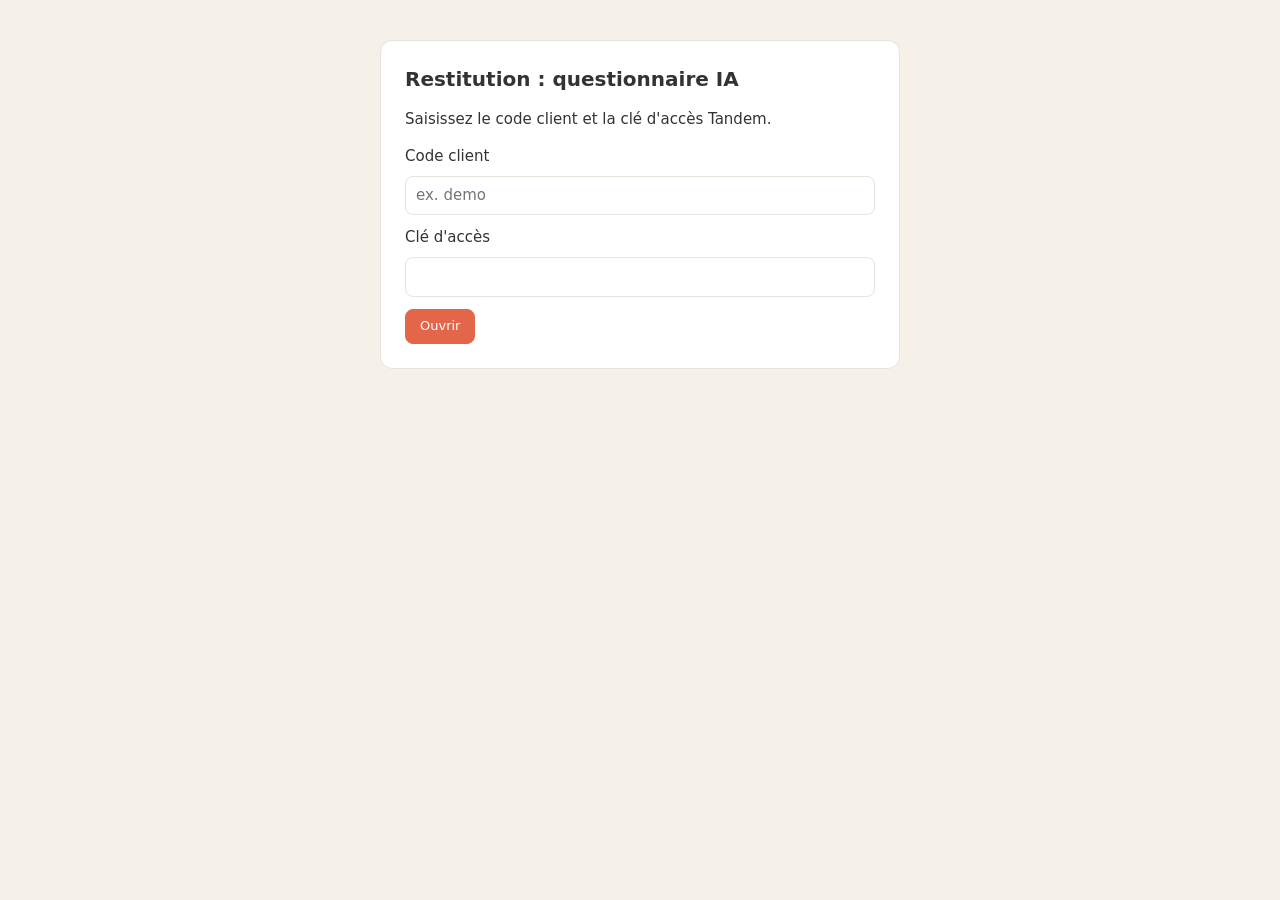
<file: restitution.html>
<!doctype html>
<html lang="fr">
<head>
<meta charset="utf-8">
<meta name="viewport" content="width=device-width, initial-scale=1">
<meta name="robots" content="noindex, nofollow">
<title>Restitution : état des lieux des usages IA</title>
<style>
:root {
  color-scheme: light;
  --page: #f5f1e9; --surface: #ffffff; --ink: #333333; --ink-2: #5b5852; --muted: #888888;
  --grid: #e8e4dc; --axis: #c3c2b7; --ring: rgba(11,11,11,.10);
  --navy: #333333; --accent: #e3654a;
  --lvl1: #86b6ef; --lvl2: #2a78d6; --lvl3: #104281;
  --bonne: #1baf7a; --nsp: #c3c2b7; --mauvaise: #eb6834;
  --s1: #2a78d6; --s2: #eb6834; --s3: #1baf7a; --s4: #eda100; --s5: #e87ba4; --s6: #008300; --s7: #4a3aa7; --s8: #e34948;
  --good: #0ca30c; --warning: #fab219; --serious: #ec835a; --critical: #d03b3b;
  --focus: #9ec5fe; --radius: 12px;
  --font: system-ui, -apple-system, "Segoe UI", Roboto, Helvetica, Arial, sans-serif;
}
* { box-sizing: border-box; }
body { margin: 0; font-family: var(--font); font-size: 15px; line-height: 1.45; color: var(--ink); background: var(--page); padding-inline: 16px; padding-block: 0 40px; }
a { color: var(--navy); }
.wrap { max-width: 1000px; margin: 0 auto; }
.toolbar { display: flex; flex-wrap: wrap; align-items: center; justify-content: space-between; gap: 12px; padding: 14px 0 4px; }
.toolbar .who { color: var(--ink-2); font-size: 13px; }
.brand-lockup { display: flex; align-items: center; gap: 12px; }
.brandmark { font-weight: 800; letter-spacing: .16em; text-transform: uppercase; font-size: 14px; color: var(--ink); }
.cover .brandmark { display: block; color: #fff; font-size: 15px; margin-bottom: 16px; }
.btn { font: inherit; font-size: 13px; padding: 7px 14px; border-radius: 8px; border: 1px solid var(--accent); background: var(--accent); color: #fff; cursor: pointer; text-decoration: none; }
.btn.ghost { background: var(--surface); color: var(--navy); border-color: var(--grid); }
.btn:focus-visible, input:focus-visible { outline: 3px solid var(--focus); outline-offset: 1px; }
.cover { background: var(--navy); color: #fff; border-radius: var(--radius); padding: 30px 32px; margin: 8px 0 18px; }
.cover .kick { font-size: 13px; letter-spacing: .08em; text-transform: uppercase; opacity: .8; }
.cover h1 { font-size: 27px; margin: 6px 0 4px; }
.cover .meta { font-size: 14.5px; opacity: .92; margin-top: 10px; line-height: 1.7; }
.cover .meta b { font-weight: 600; }
.grid { display: grid; gap: 16px; grid-template-columns: repeat(12, 1fr); }
.card { grid-column: span 12; background: var(--surface); border: 1px solid var(--grid); border-radius: var(--radius); padding: 16px 18px; min-width: 0; }
.card h2 { font-size: 17px; margin: 0 0 4px; color: var(--navy); }
.card .hint { font-size: 13px; color: var(--ink-2); margin: 0 0 12px; }
.kpis { display: grid; grid-template-columns: repeat(auto-fit, minmax(150px, 1fr)); gap: 12px; }
.kpi { background: var(--surface); border: 1px solid var(--grid); border-radius: var(--radius); padding: 12px 14px; }
.kpi .v { font-size: 28px; font-weight: 700; color: var(--ink); line-height: 1.1; }
.kpi .l { font-size: 12.5px; color: var(--ink-2); margin-top: 4px; }
.kpi .d { font-size: 12px; color: var(--muted); }
.summary { font-size: 15px; line-height: 1.6; }
.summary p { margin: 0 0 10px; }
.attention { list-style: none; padding: 0; margin: 8px 0 0; display: grid; gap: 8px; }
.attention li { display: flex; gap: 10px; align-items: flex-start; padding: 10px 12px; border: 1px solid var(--grid); border-left: 4px solid var(--axis); border-radius: 8px; background: #fff; font-size: 14px; }
.attention li.crit { border-left-color: var(--critical); }
.attention li.warn { border-left-color: var(--warning); }
.attention li.ok { border-left-color: var(--good); }
.attention li .t { font-weight: 600; }
.legend { display: flex; flex-wrap: wrap; gap: 12px; font-size: 12.5px; color: var(--ink-2); margin: 6px 0 10px; }
.legend span::before { content: ""; display: inline-block; width: 10px; height: 10px; border-radius: 3px; margin-right: 6px; vertical-align: -1px; background: var(--c); }
.rows { display: grid; gap: 8px; }
.row { display: grid; grid-template-columns: minmax(140px, 42%) 1fr 48px; gap: 10px; align-items: center; font-size: 13.5px; }
.row .lab { color: var(--ink); overflow: hidden; display: -webkit-box; -webkit-line-clamp: 2; -webkit-box-orient: vertical; line-height: 1.25; }
.row .lab small { color: var(--muted); }
.row .n { text-align: right; color: var(--ink-2); font-variant-numeric: tabular-nums; font-size: 12.5px; }
.bar { display: flex; height: 18px; border-radius: 4px; overflow: hidden; background: #f0efec; gap: 2px; }
.bar > span { display: block; height: 100%; background: var(--c); position: relative; color: #fff; font-size: 11px; line-height: 18px; text-align: center; overflow: hidden; white-space: nowrap; min-width: 0; }
.bar > span.light { color: var(--ink); }
.bar > span:first-child { border-radius: 4px 0 0 4px; } .bar > span:last-child { border-radius: 0 4px 4px 0; }
.bar.single > span { border-radius: 4px; }
table { border-collapse: collapse; width: 100%; font-size: 13.5px; }
th, td { text-align: left; padding: 7px 8px; border-bottom: 1px solid var(--grid); vertical-align: top; }
th { color: var(--ink-2); font-weight: 600; font-size: 12.5px; }
td.num, th.num { text-align: right; font-variant-numeric: tabular-nums; }
.matrix { border-collapse: separate; border-spacing: 4px; width: 100%; }
.matrix th { font-size: 12.5px; text-align: center; border: 0; }
.matrix th.rowh { text-align: left; }
.matrix td { border: 0; padding: 0; }
.cell { display: block; width: 100%; border: 1px solid var(--grid); border-radius: 8px; padding: 10px 6px; text-align: center; background: #fff; font: inherit; }
.cell b { font-size: 20px; display: block; } .cell small { color: var(--ink-2); }
.cell.prio { box-shadow: inset 0 0 0 2px var(--accent); }
.cell.total { background: transparent; border-style: dashed; }
.tools td:first-child { font-weight: 600; }
.flag { display: inline-block; font-size: 11.5px; padding: 2px 7px; border-radius: 999px; border: 1px solid var(--grid); color: var(--ink-2); }
.flag.shadow { border-color: var(--critical); color: var(--critical); }
.flag.fourni { border-color: var(--good); color: #006300; }
.flag.perso { border-color: var(--serious); color: #9c3b12; }
.chips { display: flex; flex-wrap: wrap; gap: 6px; margin: 4px 0 10px; }
.chip { font: inherit; font-size: 12.5px; padding: 4px 10px; border-radius: 999px; border: 1px solid var(--grid); background: #fff; color: var(--ink); }
.chip::before { content: ""; display: inline-block; width: 8px; height: 8px; border-radius: 50%; background: var(--c, var(--axis)); margin-right: 6px; }
.texts { display: grid; gap: 8px; }
.txt { border: 1px solid var(--grid); border-radius: 10px; padding: 10px 12px; background: #fff; break-inside: avoid; }
.txt .meta { display: flex; flex-wrap: wrap; gap: 8px; align-items: center; font-size: 12px; color: var(--ink-2); margin-bottom: 4px; }
.txt .cat::before { content: ""; display: inline-block; width: 8px; height: 8px; border-radius: 50%; background: var(--c); margin-right: 5px; }
.txt .res { font-weight: 600; }
.txt .raw { color: var(--ink-2); font-size: 13.5px; margin-top: 2px; }
.stars { color: var(--accent); letter-spacing: 1px; }
.empty { color: var(--muted); font-style: italic; padding: 8px 0; }
details summary { cursor: pointer; color: var(--navy); font-weight: 600; }
.tablewrap { overflow-x: auto; }
.keybox { max-width: 520px; margin: 40px auto; background: var(--surface); border: 1px solid var(--grid); border-radius: var(--radius); padding: 24px; }
.keybox input { width: 100%; font: inherit; padding: 8px 10px; border: 1px solid var(--grid); border-radius: 8px; margin: 8px 0 12px; }
.foot { color: var(--muted); font-size: 12px; margin-top: 18px; }
@media print {
  body { background: #fff; padding-inline: 0; }
  .noprint { display: none !important; }
  .cover { break-after: page; -webkit-print-color-adjust: exact; print-color-adjust: exact; }
  .card { break-inside: avoid; border-color: #ccc; }
  .bar > span, .cell, .cover { -webkit-print-color-adjust: exact; print-color-adjust: exact; }
}
</style>
</head>
<body>
<div class="wrap" id="app"><p class="empty">Chargement…</p></div>
<script>
(function () {
  'use strict';
  var DATA_URL = 'https://n8n.wearetandem.ai/webhook/audit-ia/data';
  var CONFIG_URL = 'https://n8n.wearetandem.ai/webhook/audit-ia/config';
  var params = new URLSearchParams(location.search);
  var slug = (params.get('c') || '').toLowerCase().replace(/[^a-z0-9_-]/g, '');
  var mission = (params.get('m') || '').trim();
  var mq = mission ? '&m=' + encodeURIComponent(mission) : '';
  var key = params.get('key') || '';
  try { if (!key) key = sessionStorage.getItem('audit-ia-key-' + slug) || ''; else sessionStorage.setItem('audit-ia-key-' + slug, key); } catch (e) {}
  var $app = document.getElementById('app');
  var Q = null, CFG = null, DATA = null;
  var LEVELS = ['Débutant', 'Intermédiaire', 'Avancé'], USAGES = ['Non-utilisateur', 'Occasionnel', 'Régulier'];
  var LVLC = { 'Débutant': 'var(--lvl1)', 'Intermédiaire': 'var(--lvl2)', 'Avancé': 'var(--lvl3)' };
  var CATC = { 'rédaction': 'var(--s1)', "recherche d'info": 'var(--s2)', 'extraction de données': 'var(--s3)', 'reporting': 'var(--s4)', 'saisie inter-outils': 'var(--s5)', 'relation client': 'var(--s6)', 'autre': 'var(--s7)' };
  var LQ = { L1: 'Tâche répétitive', L2: 'Usage actuel', L3: 'Essai abandonné', L4: 'Information cherchée', L5: 'Première demande à un assistant' };

  function esc(s) { return String(s == null ? '' : s).replace(/[&<>"']/g, function (c) { return { '&': '&amp;', '<': '&lt;', '>': '&gt;', '"': '&quot;', "'": '&#39;' }[c]; }); }
  function pct(a, b) { return b ? Math.round(a / b * 100) : 0; }
  function fmtPct(a, b) { return b ? pct(a, b) + ' %' : '–'; }
  function avg(arr) { var v = arr.filter(function (x) { return typeof x === 'number' && !isNaN(x); }); return v.length ? v.reduce(function (a, b) { return a + b; }, 0) / v.length : null; }
  function median(arr) { var v = arr.filter(function (x) { return typeof x === 'number' && x > 0; }).sort(function (a, b) { return a - b; }); if (!v.length) return null; var m = Math.floor(v.length / 2); return v.length % 2 ? v[m] : (v[m - 1] + v[m]) / 2; }
  function opts(qid) { var q = Q.questions.filter(function (x) { return x.id === qid; })[0]; return q && q.options ? q.options : []; }
  function label(qid, oid) { var o = opts(qid).filter(function (x) { return x.id === oid; })[0]; return o ? o.fr : (oid || '–'); }
  function toolLabel(id) { var t = Q.outils.filter(function (x) { return x.id === id; })[0]; if (t) return t.label; var e = (CFG.outils_supplementaires || []).filter(function (x) { return String(x.id).toLowerCase() === id; })[0]; return e ? e.label : id; }
  function enonce(qid) { var q = Q.questions.filter(function (x) { return x.id === qid; })[0]; return q ? q.fr.enonce : qid; }
  function count(rows, fn) { return rows.filter(fn).length; }

  function stacked(segments, total) {
    var h = '<div class="bar' + (segments.length === 1 ? ' single' : '') + '" role="img" aria-label="' + esc(segments.map(function (s) { return s.label + ' ' + s.n; }).join(', ')) + '">';
    segments.forEach(function (s) {
      if (!s.n) return;
      var w = total ? s.n / total * 100 : 0;
      var light = s.c === 'var(--nsp)' || s.c === 'var(--lvl1)' || s.c === '#e8e4dc' || s.c === '#f0a19f';
      h += '<span style="width:' + w.toFixed(1) + '%;--c:' + s.c + '" class="' + (light ? 'light' : '') + '">' + (w >= 9 ? pct(s.n, total) + ' %' : '') + '</span>';
    });
    return h + '</div>';
  }
  function legend(items) { return '<div class="legend">' + items.map(function (i) { return '<span style="--c:' + i.c + '">' + esc(i.label) + '</span>'; }).join('') + '</div>'; }
  function levelSegs(rows) { return LEVELS.map(function (l) { return { label: l, n: count(rows, function (r) { return r.niveau === l; }), c: LVLC[l] }; }); }
  function breakdown(rows, keyFn, cats) {
    var h = '<div class="rows">';
    cats.forEach(function (c) {
      var sub = rows.filter(function (r) { return keyFn(r) === c.id; });
      if (!sub.length) return;
      var sc = avg(sub.map(function (r) { return r.score; }));
      h += '<div class="row"><div class="lab" title="' + esc(c.label) + '">' + esc(c.label) + ' <small>· score ' + (sc === null ? '–' : Math.round(sc)) + '</small></div>' + stacked(levelSegs(sub), sub.length) + '<div class="n">' + sub.length + '</div></div>';
    });
    return h + '</div>';
  }
  function distRows(rows, qid, ids, extractor, base) {
    var h = '<div class="rows">';
    ids.forEach(function (oid) {
      var n = count(rows, function (r) { return extractor(r).indexOf(oid) >= 0; });
      h += '<div class="row"><div class="lab" title="' + esc(label(qid, oid)) + '">' + esc(label(qid, oid)) + '</div>' + stacked([{ label: label(qid, oid), n: n, c: 'var(--accent)' }], base) + '<div class="n">' + n + '</div></div>';
    });
    return h + '</div>';
  }

  // ---------------------------------------------------------------- couverture + synthèse
  function cover() {
    var m = CFG.mission || null;
    var when = (DATA.generated_at || '').slice(0, 10);
    return '<div class="cover"><span class="brandmark">Tandem</span><div class="kick">Audit des usages de l\'intelligence artificielle</div>' +
      '<h1>Restitution : état des lieux des usages IA</h1>' +
      '<div class="meta"><b>' + esc(CFG.entreprise || slug) + '</b>' + (m && m.libelle ? ' — campagne « ' + esc(m.libelle) + ' »' : '') + '<br>' +
      DATA.rows.length + ' répondant(s)' + (CFG.effectif_invite ? ' sur ' + CFG.effectif_invite + ' invités (taux ' + fmtPct(DATA.rows.length, CFG.effectif_invite) + ')' : '') + '<br>' +
      'Généré le ' + esc(when) + ' · document confidentiel</div></div>';
  }

  function summaryCard(rows) {
    var users = rows.filter(function (r) { return r.U1 !== 'jamais'; });
    var sc = avg(rows.map(function (r) { return r.score; }));
    var lvCount = {}; LEVELS.forEach(function (l) { lvCount[l] = count(rows, function (r) { return r.niveau === l; }); });
    var dominant = LEVELS.slice().sort(function (a, b) { return lvCount[b] - lvCount[a]; })[0];
    var reguliers = count(rows, function (r) { return r.niveau_usage === 'Régulier'; });
    var nonUsers = count(rows, function (r) { return r.U1 === 'jamais'; });
    var shadow = count(rows, function (r) { return r.outil_non_fourni; });
    var sensibles = count(rows, function (r) { return r.donnees_sensibles; });
    var regleNon = count(rows, function (r) { return r.U5 === 'non' || r.U5 === 'nsp'; });
    var prio = count(rows, function (r) { return r.niveau_usage === 'Régulier' && r.niveau === 'Débutant'; });
    var latents = count(rows, function (r) { return r.niveau === 'Avancé' && r.niveau_usage !== 'Régulier'; });

    var p = '<p>Sur <b>' + rows.length + ' répondant(s)</b>, le score de compétence moyen est de <b>' + (sc === null ? '–' : Math.round(sc)) + ' / 100</b>, ' +
      'avec une majorité de profils <b>' + esc(dominant.toLowerCase()) + 's</b> (' + fmtPct(lvCount[dominant], rows.length) + '). ' +
      '<b>' + fmtPct(reguliers, rows.length) + '</b> déclarent un usage régulier de l\'IA' + (nonUsers ? ' et ' + fmtPct(nonUsers, rows.length) + ' ne l\'utilisent jamais' : '') + '.</p>';
    if (users.length) p += '<p>Parmi les ' + users.length + ' utilisateurs, <b>' + fmtPct(shadow, users.length) + '</b> recourent à un outil non fourni par l\'entreprise (shadow AI) et <b>' + fmtPct(sensibles, users.length) + '</b> déclarent y avoir saisi des données clients, RH ou financières.</p>';

    var att = [];
    if (prio) att.push({ cls: 'crit', t: prio + ' utilisateur(s) régulier(s) de niveau débutant', d: 'usage intensif sans les bons réflexes : cible prioritaire de formation.' });
    if (users.length && pct(shadow, users.length) >= 30) att.push({ cls: 'crit', t: 'Shadow AI significatif (' + fmtPct(shadow, users.length) + ' des utilisateurs)', d: 'des outils non maîtrisés par la DSI sont déjà en usage : cadrer et outiller.' });
    if (users.length && sensibles) att.push({ cls: (pct(sensibles, users.length) >= 20 ? 'crit' : 'warn'), t: fmtPct(sensibles, users.length) + ' saisissent des données sensibles', d: 'risque de fuite : rappeler les règles et proposer un outil conforme.' });
    if (pct(regleNon, rows.length) >= 40) att.push({ cls: 'warn', t: fmtPct(regleNon, rows.length) + ' ignorent la règle interne', d: 'la politique d\'usage est peu connue ou inexistante : à formaliser et diffuser.' });
    if (latents) att.push({ cls: 'ok', t: latents + ' profil(s) avancé(s) sous-exploité(s)', d: 'compétents mais peu utilisateurs : relais et ambassadeurs potentiels.' });
    if (!att.length) att.push({ cls: 'ok', t: 'Pas de signal d\'alerte majeur', d: 'les indicateurs ne font pas ressortir de risque prioritaire sur cet échantillon.' });

    var h = '<div class="card"><h2>Synthèse</h2><div class="summary">' + p + '</div>';
    h += '<h3 style="font-size:14px;margin:14px 0 6px;color:var(--navy)">Points d\'attention</h3><ul class="attention">';
    att.forEach(function (a) { h += '<li class="' + a.cls + '"><span><span class="t">' + esc(a.t) + '.</span> ' + esc(a.d) + '</span></li>'; });
    return h + '</ul></div>';
  }

  // ---------------------------------------------------------------- sections (mêmes calculs que le tableau de bord)
  function kpisCard(rows) {
    var users = rows.filter(function (r) { return r.U1 !== 'jamais'; });
    var sc = avg(rows.map(function (r) { return r.score; }));
    var med = median(rows.map(function (r) { return r.duration_s; }));
    var inv = CFG.effectif_invite || 0;
    var items = [
      { v: rows.length, l: 'Répondants' + (inv ? ' · taux ' + fmtPct(rows.length, inv) : ''), d: inv ? rows.length + ' réponses sur ' + inv + ' invités' : 'effectif invité non renseigné' },
      { v: sc === null ? '–' : Math.round(sc), l: 'Score compétence moyen /100', d: 'blocs 2 et 3, seuils ' + DATA.params.seuil_inter + ' / ' + DATA.params.seuil_avance },
      { v: fmtPct(count(rows, function (r) { return r.niveau_usage === 'Régulier'; }), rows.length), l: 'Utilisateurs réguliers', d: count(rows, function (r) { return r.U1 === 'jamais'; }) + ' non-utilisateurs' },
      { v: fmtPct(count(rows, function (r) { return r.outil_non_fourni; }), users.length), l: 'Utilisent un outil non fourni', d: 'compte personnel, sur ' + users.length + ' utilisateurs' },
      { v: fmtPct(count(rows, function (r) { return r.donnees_sensibles; }), users.length), l: 'Ont saisi des données sensibles', d: 'clients, RH ou finance, sur ' + users.length + ' utilisateurs' },
      { v: fmtPct(count(rows, function (r) { return r.regle_connue; }), rows.length), l: 'Connaissent la règle interne', d: count(rows, function (r) { return r.U5 === 'non' || r.U5 === 'nsp'; }) + ' pensent qu\'il n\'y en a pas ou ne savent pas' },
      { v: med === null ? '–' : Math.round(med / 60) + ' min', l: 'Durée médiane de complétion', d: 'cible 12 à 15 min' }
    ];
    return '<div class="card"><h2>Indicateurs clés</h2><div class="kpis">' + items.map(function (i) { return '<div class="kpi"><div class="v">' + i.v + '</div><div class="l">' + esc(i.l) + '</div><div class="d">' + esc(i.d) + '</div></div>'; }).join('') + '</div></div>';
  }
  function matrix(rows) {
    var h = '<div class="card"><h2>Matrice usage × compétence</h2><p class="hint">Croisement du niveau d\'usage déclaré et du niveau de compétence mesuré. Contour orange : cases prioritaires (usage régulier avec compétence débutante ; compétence avancée avec usage faible).</p>';
    h += '<table class="matrix"><thead><tr><th class="rowh">Usage \\ Compétence</th>' + LEVELS.map(function (l) { return '<th>' + l + '</th>'; }).join('') + '<th>Total</th></tr></thead><tbody>';
    var max = 1; USAGES.forEach(function (u) { LEVELS.forEach(function (l) { max = Math.max(max, count(rows, function (r) { return r.niveau_usage === u && r.niveau === l; })); }); });
    USAGES.forEach(function (u) {
      h += '<tr><th class="rowh">' + u + '</th>';
      LEVELS.forEach(function (l) {
        var n = count(rows, function (r) { return r.niveau_usage === u && r.niveau === l; });
        var prio = (u === 'Régulier' && l === 'Débutant') || (u !== 'Régulier' && l === 'Avancé');
        var alpha = n ? 0.12 + 0.55 * (n / max) : 0;
        h += '<td><span class="cell' + (prio ? ' prio' : '') + '" style="background:rgba(227,101,74,' + alpha.toFixed(2) + ')"><b>' + n + '</b><small>' + fmtPct(n, rows.length) + '</small></span></td>';
      });
      h += '<td><span class="cell total"><b>' + count(rows, function (r) { return r.niveau_usage === u; }) + '</b><small>' + fmtPct(count(rows, function (r) { return r.niveau_usage === u; }), rows.length) + '</small></span></td></tr>';
    });
    h += '<tr><th class="rowh">Total</th>' + LEVELS.map(function (l) { var n = count(rows, function (r) { return r.niveau === l; }); return '<td><span class="cell total"><b>' + n + '</b><small>' + fmtPct(n, rows.length) + '</small></span></td>'; }).join('') + '<td><span class="cell total"><b>' + rows.length + '</b><small>100 %</small></span></td></tr>';
    return h + '</tbody></table></div>';
  }
  function levelsCard(rows) {
    var lg = legend(LEVELS.map(function (l) { return { label: l, c: LVLC[l] }; }));
    var h = '<div class="card"><h2>Cartographie des niveaux</h2><p class="hint">Part de chaque niveau de compétence, puis lecture par métier, ancienneté et temps passé devant un ordinateur. Le score moyen est indiqué à côté de chaque libellé.</p>' + lg;
    h += '<div class="rows"><div class="row"><div class="lab">Ensemble</div>' + stacked(levelSegs(rows), rows.length) + '<div class="n">' + rows.length + '</div></div></div>';
    h += '<h3 style="font-size:14px;margin:14px 0 6px">Par métier</h3>' + breakdown(rows, function (r) { return r.P2; }, opts('P2').map(function (o) { return { id: o.id, label: o.fr.split(' (')[0] }; }));
    h += '<h3 style="font-size:14px;margin:14px 0 6px">Par ancienneté</h3>' + breakdown(rows, function (r) { return r.P3; }, opts('P3').map(function (o) { return { id: o.id, label: o.fr }; }));
    h += '<h3 style="font-size:14px;margin:14px 0 6px">Par temps passé devant un ordinateur</h3>' + breakdown(rows, function (r) { return r.P4; }, opts('P4').map(function (o) { return { id: o.id, label: o.fr }; }));
    return h + '</div>';
  }
  function directionsCard(rows) {
    var dirs = {}; rows.forEach(function (r) { dirs[r.P1 || '(non renseigné)'] = 1; });
    var cats = Object.keys(dirs).sort().map(function (d) { return { id: d === '(non renseigné)' ? '' : d, label: d }; });
    return '<div class="card"><h2>Par direction</h2><p class="hint">Niveaux de compétence et score moyen par direction déclarée.</p>' + legend(LEVELS.map(function (l) { return { label: l, c: LVLC[l] }; })) + breakdown(rows, function (r) { return r.P1 || ''; }, cats) + '</div>';
  }
  function usageCard(rows) {
    var users = rows.filter(function (r) { return r.U1 !== 'jamais'; });
    var h = '<div class="card"><h2>Usage actuel</h2><p class="hint">Fréquence déclarée, tâches confiées à l\'IA, temps estimé gagné et formation reçue.</p>';
    h += '<h3 style="font-size:14px;margin:8px 0 6px">Fréquence (U1)</h3>' + distRows(rows, 'U1', opts('U1').map(function (o) { return o.id; }), function (r) { return [r.U1]; }, rows.length);
    h += '<h3 style="font-size:14px;margin:14px 0 6px">Tâches déjà confiées à l\'IA (utilisateurs)</h3>' + distRows(users, 'U8', opts('U8').map(function (o) { return o.id; }), function (r) { return r.U8; }, users.length);
    h += '<h3 style="font-size:14px;margin:14px 0 6px">Temps estimé gagné par semaine (utilisateurs)</h3>' + distRows(users, 'U9', opts('U9').map(function (o) { return o.id; }), function (r) { return [r.U9]; }, users.length);
    h += '<h3 style="font-size:14px;margin:14px 0 6px">Formation reçue (U10)</h3>' + distRows(rows, 'U10', opts('U10').map(function (o) { return o.id; }), function (r) { return r.U10; }, rows.length);
    return h + '</div>';
  }
  function questionsCard(rows) {
    var lg = legend([{ label: 'Bonne réponse', c: 'var(--bonne)' }, { label: 'Je ne sais pas', c: 'var(--nsp)' }, { label: 'Mauvaise réponse (croyance fausse)', c: 'var(--mauvaise)' }]);
    var h = '<div class="card"><h2>Résultats par question</h2><p class="hint">La part de mauvaises réponses signale des croyances fausses à traiter en formation, à distinguer du « je ne sais pas ». C8 mesure la veille et n\'entre pas dans le score.</p>' + lg + '<div class="rows">';
    ['C1', 'C2', 'C3', 'C4', 'C5', 'C6', 'C7', 'C8', 'S1', 'S2', 'S3', 'S4', 'S5', 'S6', 'S7', 'S8', 'S9', 'S10'].forEach(function (qid) {
      var answered = rows.filter(function (r) { return r.res[qid] && r.res[qid] !== 'vide'; });
      var segs = [
        { label: 'Bonne réponse', n: count(answered, function (r) { return r.res[qid] === 'bonne'; }), c: 'var(--bonne)' },
        { label: 'Je ne sais pas', n: count(answered, function (r) { return r.res[qid] === 'nsp'; }), c: 'var(--nsp)' },
        { label: 'Mauvaise réponse', n: count(answered, function (r) { return r.res[qid] === 'mauvaise'; }), c: 'var(--mauvaise)' }
      ];
      h += '<div class="row"><div class="lab"><b>' + qid + '</b>' + (qid === 'C8' ? ' <small>hors score</small>' : '') + ' <small>' + esc(enonce(qid).slice(0, 60)) + '…</small></div>' + stacked(segs, answered.length) + '<div class="n">' + answered.length + '</div></div>';
    });
    return h + '</div></div>';
  }
  function shadowCard(rows) {
    var users = rows.filter(function (r) { return r.U1 !== 'jamais'; });
    var fournis = CFG.outils_fournis || [];
    var h = '<div class="card"><h2>Shadow AI</h2><p class="hint">Outils déclarés et type de compte, rapprochés de la liste des outils fournis par la DSI.</p>';
    h += '<div class="tablewrap"><table class="tools"><thead><tr><th>Outil</th><th class="num">Déclaré</th><th class="num">Perso gratuit</th><th class="num">Perso payé</th><th class="num">Entreprise</th><th class="num">Ne sait pas</th><th>Statut</th></tr></thead><tbody>';
    var toolIds = {}; users.forEach(function (r) { r.tools.forEach(function (t) { toolIds[t.id] = 1; }); });
    Q.outils.forEach(function (t) { if (t.id !== 'aucun') toolIds[t.id] = toolIds[t.id] || 0; });
    Object.keys(toolIds).forEach(function (id) {
      var decl = users.filter(function (r) { return r.tools.some(function (t) { return t.id === id; }); });
      if (!decl.length && fournis.indexOf(id) < 0) return;
      function acc(k) { return count(decl, function (r) { return r.tools.some(function (t) { return t.id === id && t.compte === k; }); }); }
      var perso = acc('perso_gratuit') + acc('perso_paye');
      var statut = fournis.indexOf(id) >= 0 ? (perso ? '<span class="flag perso">Fourni, mais ' + perso + ' compte(s) perso</span>' : '<span class="flag fourni">Fourni par la DSI</span>') : (decl.length ? '<span class="flag shadow">Non fourni : ' + decl.length + ' utilisateur(s)</span>' : '');
      h += '<tr><td>' + esc(toolLabel(id)) + '</td><td class="num">' + decl.length + '</td><td class="num">' + acc('perso_gratuit') + '</td><td class="num">' + acc('perso_paye') + '</td><td class="num">' + acc('entreprise') + '</td><td class="num">' + acc('nsp') + '</td><td>' + statut + '</td></tr>';
    });
    h += '</tbody></table></div>';
    h += '<div style="margin-top:14px"><h3 style="font-size:14px;margin:0 0 6px">Données saisies dans un outil IA (utilisateurs)</h3>' + distRows(users, 'U4', opts('U4').map(function (o) { return o.id; }), function (r) { return r.U4; }, users.length) + '</div>';
    return h + '</div>';
  }
  function governanceCard(rows) {
    var users = rows.filter(function (r) { return r.U1 !== 'jamais'; });
    var h = '<div class="card"><h2>Règle interne et visibilité</h2><p class="hint">Connaissance de la règle écrite (tous les répondants) et information du manager (utilisateurs).</p>';
    h += '<h3 style="font-size:14px;margin:8px 0 6px">Règle écrite sur l\'usage de l\'IA (U5)</h3>' + distRows(rows, 'U5', opts('U5').map(function (o) { return o.id; }), function (r) { return [r.U5]; }, rows.length);
    h += '<h3 style="font-size:14px;margin:14px 0 6px">Le manager sait-il ? (U6)</h3>' + distRows(users, 'U6', opts('U6').map(function (o) { return o.id; }).filter(function (i) { return i !== 'sans_objet'; }), function (r) { return [r.U6]; }, users.length);
    return h + '</div>';
  }
  function postureCard(rows) {
    var cols = ['#e34948', '#f0a19f', '#e8e4dc', '#86b6ef', '#2a78d6'];
    var lg = legend([{ label: '1 Pas du tout d\'accord', c: cols[0] }, { label: '2', c: cols[1] }, { label: '3', c: cols[2] }, { label: '4', c: cols[3] }, { label: '5 Tout à fait d\'accord', c: cols[4] }]);
    var h = '<div class="card"><h2>Posture et appétence</h2><p class="hint">Quatre affirmations sur une échelle de 1 à 5. Sert à segmenter la conduite du changement, pas à scorer.</p>' + lg + '<div class="rows">';
    ['A1', 'A2', 'A3', 'A4'].forEach(function (a, i) {
      var vals = rows.map(function (r) { return r.A[i]; }).filter(function (v) { return v !== null && !isNaN(v); });
      var segs = [1, 2, 3, 4, 5].map(function (k) { return { label: 'Note ' + k, n: vals.filter(function (v) { return v === k; }).length, c: cols[k - 1] }; });
      var m = avg(vals);
      h += '<div class="row" style="grid-template-columns:1fr"><div class="lab" style="white-space:normal">' + esc(enonce(a)) + ' <small>· moyenne ' + (m === null ? '–' : m.toFixed(1)) + ' · d\'accord ' + fmtPct(vals.filter(function (v) { return v >= 4; }).length, vals.length) + '</small></div></div><div class="row" style="grid-template-columns:1fr 56px">' + stacked(segs, vals.length) + '<div class="n">' + vals.length + '</div></div>';
    });
    return h + '</div></div>';
  }
  function textsCard(rows) {
    var items = [];
    rows.forEach(function (r) { Object.keys(r.textes).forEach(function (l) { var t = r.textes[l]; items.push({ id: r.id, l: l, P1: r.P1, P2: r.P2, cat: t.cat, resume: t.resume, texte: t.texte, interet: t.interet, signal: t.signal, source: t.source }); }); });
    var cats = DATA.categories;
    var h = '<div class="card"><h2>Cas d\'usage remontés (textes libres)</h2><p class="hint">Chaque réponse libre est classée en sept catégories avec un résumé et un indice d\'intérêt de 1 à 3. Les cas les plus intéressants apparaissent en premier.</p>';
    h += '<div class="chips">' + cats.map(function (c) { var n = items.filter(function (i) { return i.cat === c; }).length; return '<span class="chip" style="--c:' + CATC[c] + '">' + esc(c) + ' · ' + n + '</span>'; }).join('') + '</div>';
    var shown = items.slice().sort(function (a, b) { return b.interet - a.interet; });
    h += '<div class="texts">';
    if (!shown.length) h += '<p class="empty">Aucun texte libre exploitable pour cette campagne.</p>';
    shown.slice(0, 60).forEach(function (i) {
      h += '<div class="txt"><div class="meta"><span class="cat" style="--c:' + CATC[i.cat] + '">' + esc(i.cat) + '</span><span class="stars">' + '●'.repeat(i.interet) + '○'.repeat(3 - i.interet) + '</span><span>' + esc(LQ[i.l]) + '</span><span>' + esc(label('P2', i.P2)).split(' (')[0] + (i.P1 ? ' · ' + esc(i.P1) : '') + '</span>' + (i.signal ? '<span class="flag">' + esc(i.signal) + '</span>' : '') + '</div>';
      h += (i.source === 'llm' ? '<div class="res">' + esc(i.resume) + '</div><div class="raw">' + esc(i.texte) + '</div>' : '<div class="res">' + esc(i.texte) + '</div>');
      h += '</div>';
    });
    if (shown.length > 60) h += '<p class="empty">' + (shown.length - 60) + ' cas supplémentaires disponibles dans l\'export CSV.</p>';
    return h + '</div></div>';
  }

  // ---------------------------------------------------------------- rendu
  function render() {
    var rows = DATA.rows;
    var h = '<div class="toolbar noprint"><div class="brand-lockup"><span class="brandmark">Tandem</span><span class="who">' + esc(CFG.entreprise || slug) + ' · restitution</span></div><div><button type="button" class="btn ghost" id="refresh">Actualiser</button> <button type="button" class="btn" id="print">Imprimer / PDF</button></div></div>';
    h += cover();
    if (!rows.length) {
      h += '<div class="card"><p class="empty">Aucune réponse pour cette campagne : la restitution se remplira automatiquement dès les premières soumissions.</p></div>';
      $app.innerHTML = h; wire(); return;
    }
    h += summaryCard(rows);
    h += '<div class="grid" style="margin-top:16px">' + kpisCard(rows) + matrix(rows) + levelsCard(rows) + directionsCard(rows) + questionsCard(rows) + shadowCard(rows) + governanceCard(rows) + usageCard(rows) + postureCard(rows) + textsCard(rows) + '</div>';
    h += '<p class="foot">Données calculées côté serveur à partir des réponses ' + (CFG.nominatif ? 'nominatives' : 'pseudonymisées') + ' ; corrigé et barème ne sont jamais transmis à cette page. Dernier calcul : ' + esc((DATA.generated_at || '').replace('T', ' ').slice(0, 19)) + ' UTC. Restitution produite par Tandem.</p>';
    $app.innerHTML = h; wire();
  }
  function wire() {
    var p = document.getElementById('print'); if (p) p.onclick = function () { window.print(); };
    var r = document.getElementById('refresh'); if (r) r.onclick = function () { DATA = null; load(); };
  }

  // ---------------------------------------------------------------- chargement
  function askKey(msg) {
    $app.innerHTML = '<div class="keybox"><h1 style="font-size:20px;color:var(--navy);margin:0 0 8px">Restitution : questionnaire IA</h1><p>' + esc(msg || 'Saisissez le code client et la clé d\'accès Tandem.') + '</p><label>Code client<input id="k-slug" value="' + esc(slug) + '" placeholder="ex. demo"></label><label>Clé d\'accès<input id="k-key" type="password" value=""></label><button type="button" class="btn" id="k-go">Ouvrir</button></div>';
    document.getElementById('k-go').addEventListener('click', function () {
      var s = document.getElementById('k-slug').value.toLowerCase().replace(/[^a-z0-9_-]/g, ''), k = document.getElementById('k-key').value.trim();
      if (!s || !k) return;
      location.search = '?c=' + encodeURIComponent(s) + mq + '&key=' + encodeURIComponent(k);
    });
  }
  function load() {
    if (!slug || !key) return askKey();
    $app.innerHTML = '<p class="empty">Chargement…</p>';
    var p = [];
    if (!Q) p.push(fetch('data/questions.json?v=' + Date.now()).then(function (r) { return r.json(); }).then(function (j) { Q = j; }));
    if (!CFG) p.push(fetch(CONFIG_URL + '?c=' + encodeURIComponent(slug) + mq).then(function (r) { return r.ok ? r.json() : null; }).then(function (j) { return (j && j.ok !== false) ? j : fetch('clients/' + slug + '.json?v=' + Date.now()).then(function (r) { return r.ok ? r.json() : {}; }); }).then(function (j) { CFG = j || {}; }).catch(function () { CFG = {}; }));
    p.push(fetch(DATA_URL + '?c=' + encodeURIComponent(slug) + mq + '&key=' + encodeURIComponent(key) + '&_=' + Date.now()).then(function (r) { if (r.status === 403) throw new Error('403'); if (!r.ok) throw new Error('HTTP ' + r.status); return r.json(); }).then(function (j) { DATA = j; }));
    Promise.all(p).then(function () { render(); })
      .catch(function (e) {
        if (String(e.message) === '403') { try { sessionStorage.removeItem('audit-ia-key-' + slug); } catch (x) {} return askKey('Clé refusée ou code client inconnu. Vérifiez les deux valeurs.'); }
        $app.innerHTML = '<div class="keybox"><p>Impossible de charger les données (' + esc(e.message || 'réseau') + '). <button type="button" class="btn" onclick="location.reload()">Réessayer</button></p></div>';
      });
  }
  load();
})();
</script>
</body>
</html>
</file>
<file: assets/style.css>
:root {
  /* Palette Tandem : encre + terracotta + crème */
  --navy: #333333;         /* encre principale (titres, chrome, bordures actives) */
  --navy-dark: #1f1f1f;
  --accent: #e3654a;       /* terracotta (boutons, accents) */
  --accent-dark: #c9502f;
  --ink: #333333;
  --muted: #888888;
  --line: #e8e4dc;
  --bg: #f5f1e9;           /* crème */
  --card: #ffffff;
  --ok: #2e7d4f;
  --err: #b3261e;
  --err-bg: #fdecea;
  --focus: #9ec5fe;
  --radius: 12px;
  --font: -apple-system, BlinkMacSystemFont, "Segoe UI", Roboto, Helvetica, Arial, sans-serif;
}

* { box-sizing: border-box; }
html { -webkit-text-size-adjust: 100%; }
body {
  margin: 0;
  font-family: var(--font);
  font-size: 17px;
  line-height: 1.5;
  color: var(--ink);
  background: var(--bg);
  padding-inline: 16px;
  padding-block: 0 48px;
}

.topbar {
  max-width: 760px;
  margin: 0 auto;
  display: flex;
  align-items: center;
  justify-content: space-between;
  gap: 12px;
  padding: 18px 0 10px;
}
.brand-lockup { display: flex; align-items: center; gap: 12px; }
.brand-lockup .sep { width: 1px; align-self: stretch; background: var(--line); margin: 2px 0; }
.brandmark { font-weight: 800; letter-spacing: .16em; text-transform: uppercase; font-size: 15px; color: var(--ink); }
.brand { font-weight: 700; color: var(--navy); letter-spacing: .2px; }
.brand small { display: block; font-weight: 400; color: var(--muted); font-size: 13px; }
.lang-toggle {
  background: none; border: 1px solid var(--line); border-radius: 999px;
  padding: 6px 14px; font: inherit; font-size: 14px; color: var(--navy); cursor: pointer;
}
.lang-toggle:hover { border-color: var(--navy); }

.progress { max-width: 760px; margin: 0 auto 14px; }
.progress-bar { height: 6px; background: var(--line); border-radius: 999px; overflow: hidden; }
.progress-bar > span { display: block; height: 100%; width: 0; background: var(--accent); transition: width .3s ease; }
.progress-label { font-size: 13px; color: var(--muted); margin-top: 6px; display: flex; justify-content: space-between; }

main { max-width: 760px; margin: 0 auto; }
.card {
  background: var(--card);
  border-radius: var(--radius);
  box-shadow: 0 1px 2px rgba(20, 30, 50, .06), 0 8px 24px rgba(20, 30, 50, .06);
  padding: 28px 28px 24px;
}
@media (max-width: 480px) { .card { padding: 20px 16px; } body { font-size: 16px; } }

h1 { font-size: 26px; line-height: 1.25; margin: 0 0 12px; color: var(--navy); }
h2 { font-size: 21px; line-height: 1.3; margin: 0 0 6px; color: var(--navy); }
.block-intro { color: var(--muted); margin: 0 0 22px; font-size: 15.5px; }
.notice {
  background: #f5f1e9; border: 1px solid var(--line); border-radius: 8px;
  padding: 12px 14px; margin: 16px 0; font-size: 15px;
}
.notice.warn { background: #fff6ec; }
.meta { color: var(--muted); font-size: 14.5px; }

.question { border: 0; padding: 0; margin: 0 0 26px; min-width: 0; }
.question legend, .question .q-label {
  font-weight: 600; padding: 0; margin: 0 0 10px; display: block; line-height: 1.4;
}
.q-num { color: var(--muted); font-weight: 500; margin-right: 6px; }
.q-help { color: var(--muted); font-size: 14.5px; margin: -4px 0 10px; }
.q-context {
  white-space: pre-wrap; background: #faf7f1; border: 1px solid var(--line); border-radius: 8px;
  padding: 12px 14px; margin: 0 0 12px; font-size: 15.5px;
}
.q-question { font-weight: 600; margin: 0 0 10px; }
.optional { font-weight: 400; color: var(--muted); font-size: 14px; }

.options { display: grid; gap: 8px; }
.opt {
  display: flex; align-items: flex-start; gap: 12px; padding: 12px 14px;
  border: 1px solid var(--line); border-radius: 10px; background: #fff; cursor: pointer;
  transition: border-color .15s, background .15s;
}
.opt:hover { border-color: #cfc7ba; }
.opt:has(input:checked) { border-color: var(--navy); background: #f6efe6; }
.opt:has(input:focus-visible) { outline: 3px solid var(--focus); outline-offset: 1px; }
.opt input { margin: 4px 0 0; flex: 0 0 auto; width: 18px; height: 18px; accent-color: var(--navy); }
.opt span { flex: 1; }
.opt.nsp { border-style: dashed; color: var(--muted); }

.precision { margin: 4px 0 4px 44px; }
input[type="text"], input[type="email"], textarea {
  width: 100%; font: inherit; padding: 10px 12px; border: 1px solid var(--line); border-radius: 8px; background: #fff;
}
input[type="text"]:focus, input[type="email"]:focus, textarea:focus { outline: 3px solid var(--focus); border-color: var(--navy); }
textarea { min-height: 96px; resize: vertical; }
.textarea-long textarea { min-height: 120px; }

.scale { display: grid; grid-template-columns: repeat(5, 1fr); gap: 6px; }
.scale label {
  display: flex; flex-direction: column; align-items: center; gap: 6px; padding: 10px 4px;
  border: 1px solid var(--line); border-radius: 10px; cursor: pointer; font-weight: 600;
}
.scale label:has(input:checked) { border-color: var(--navy); background: #f6efe6; }
.scale label:has(input:focus-visible) { outline: 3px solid var(--focus); }
.scale input { accent-color: var(--navy); width: 18px; height: 18px; }
.scale-ends { display: flex; justify-content: space-between; font-size: 13px; color: var(--muted); margin-top: 6px; }

.tool-grid { display: grid; gap: 10px; }
.tool-row { border: 1px solid var(--line); border-radius: 10px; padding: 10px 12px; }
.tool-row .tool-name { font-weight: 600; margin-bottom: 8px; }
.tool-row .options { grid-template-columns: repeat(auto-fit, minmax(190px, 1fr)); }
.tool-row .opt { padding: 8px 10px; font-size: 15px; }

.error-msg { color: var(--err); font-size: 14.5px; margin: 8px 0 0; display: none; }
.question.invalid .error-msg { display: block; }
.question.invalid > legend, .question.invalid > .q-label { color: var(--err); }
.question.invalid .opt, .question.invalid .scale label { border-color: #e6a39e; }

.actions { display: flex; justify-content: space-between; gap: 12px; margin-top: 8px; flex-wrap: wrap; }
.btn {
  font: inherit; font-weight: 600; border-radius: 10px; padding: 12px 22px; cursor: pointer; border: 1px solid transparent;
  min-width: 140px;
}
.btn-primary { background: var(--accent); color: #fff; }
.btn-primary:hover { background: var(--accent-dark); }
.btn-primary:disabled { opacity: .6; cursor: progress; }
.btn-secondary { background: #fff; color: var(--navy); border-color: var(--line); }
.btn-secondary:hover { border-color: var(--navy); }
.btn-link { background: none; border: 0; color: var(--navy); text-decoration: underline; cursor: pointer; font: inherit; padding: 0; }
.btn:focus-visible, .btn-link:focus-visible, .lang-toggle:focus-visible { outline: 3px solid var(--focus); outline-offset: 2px; }

.global-error {
  background: var(--err-bg); color: var(--err); border-radius: 8px; padding: 12px 14px; margin: 0 0 16px; display: none;
}
.global-error.show { display: block; }

.thanks { text-align: center; padding: 20px 0; }
.thanks .check {
  width: 64px; height: 64px; border-radius: 50%; background: #e6f4ec; color: var(--ok); display: inline-flex;
  align-items: center; justify-content: center; font-size: 32px; margin-bottom: 16px;
}
.footer { max-width: 760px; margin: 22px auto 0; color: var(--muted); font-size: 13px; text-align: center; }
.sr-only { position: absolute; width: 1px; height: 1px; overflow: hidden; clip: rect(0 0 0 0); white-space: nowrap; }
.hp { position: absolute; left: -9999px; opacity: 0; height: 0; width: 0; }
</file>
